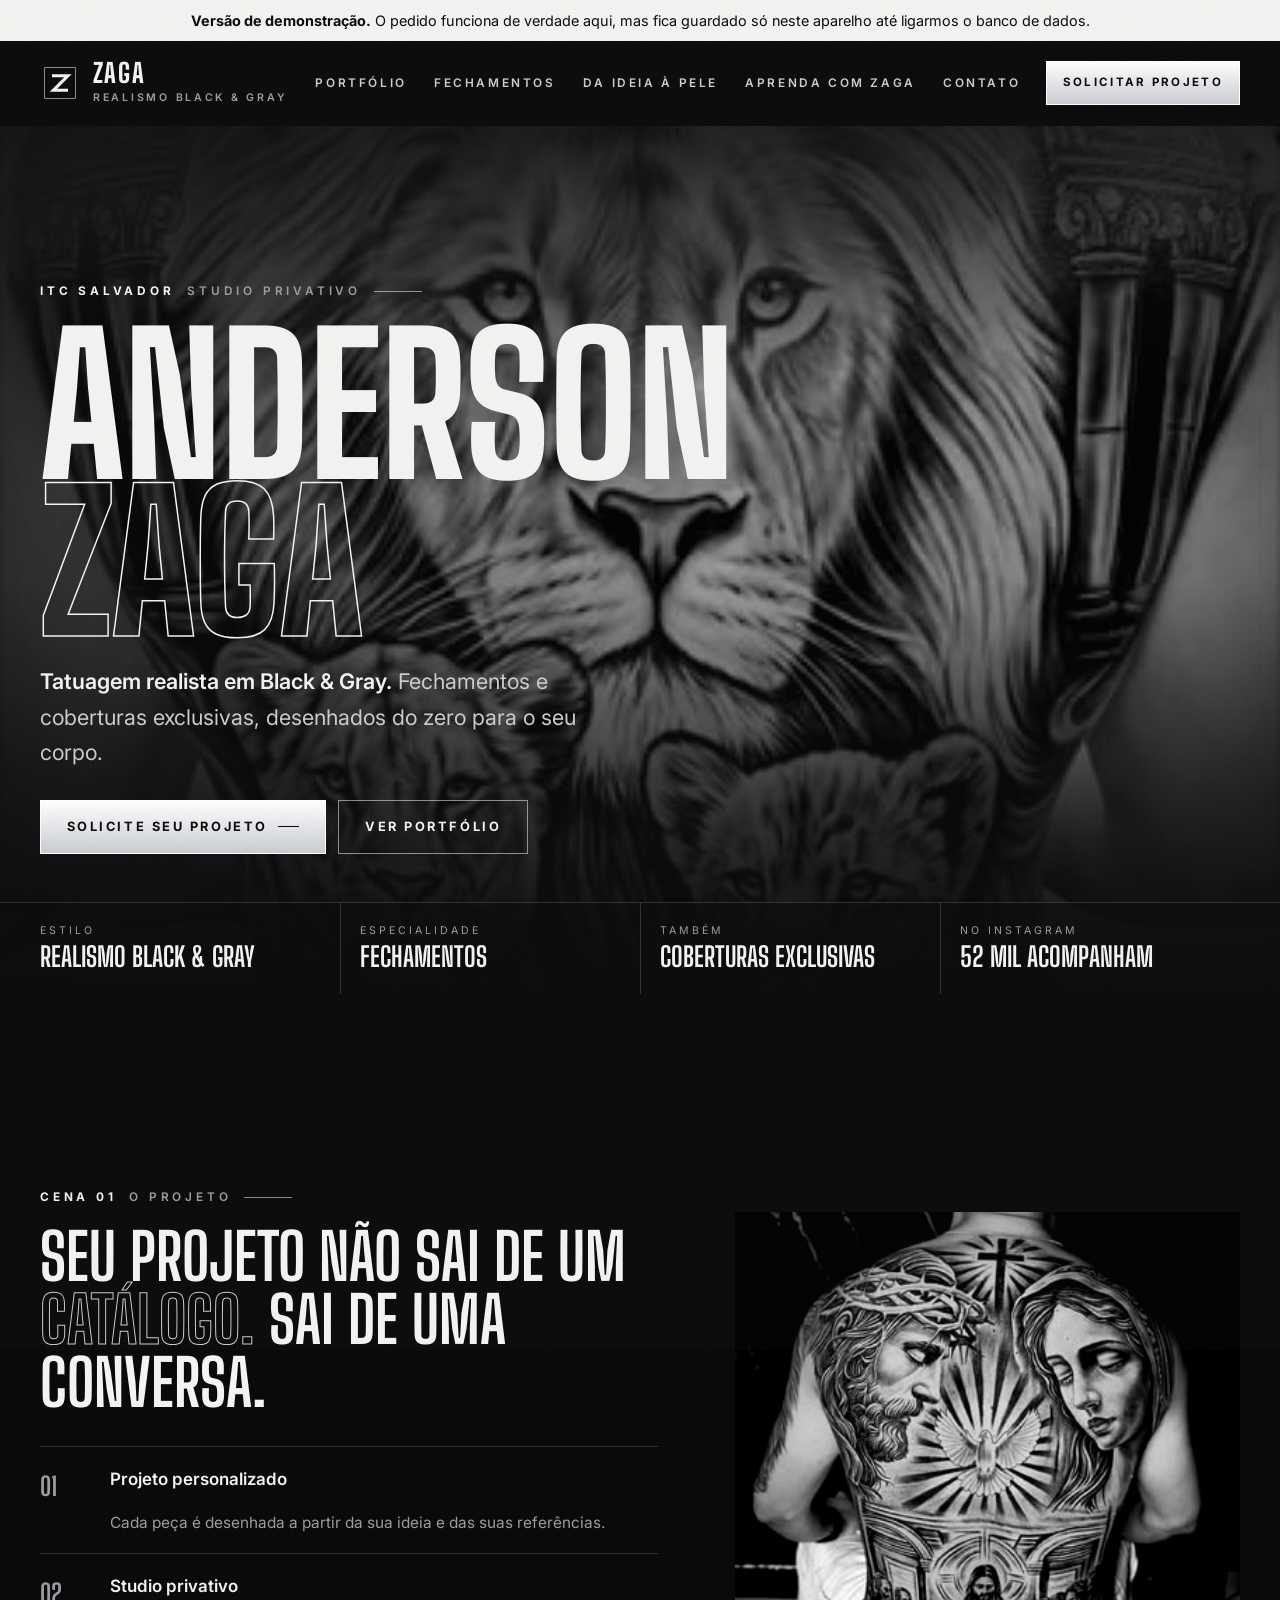
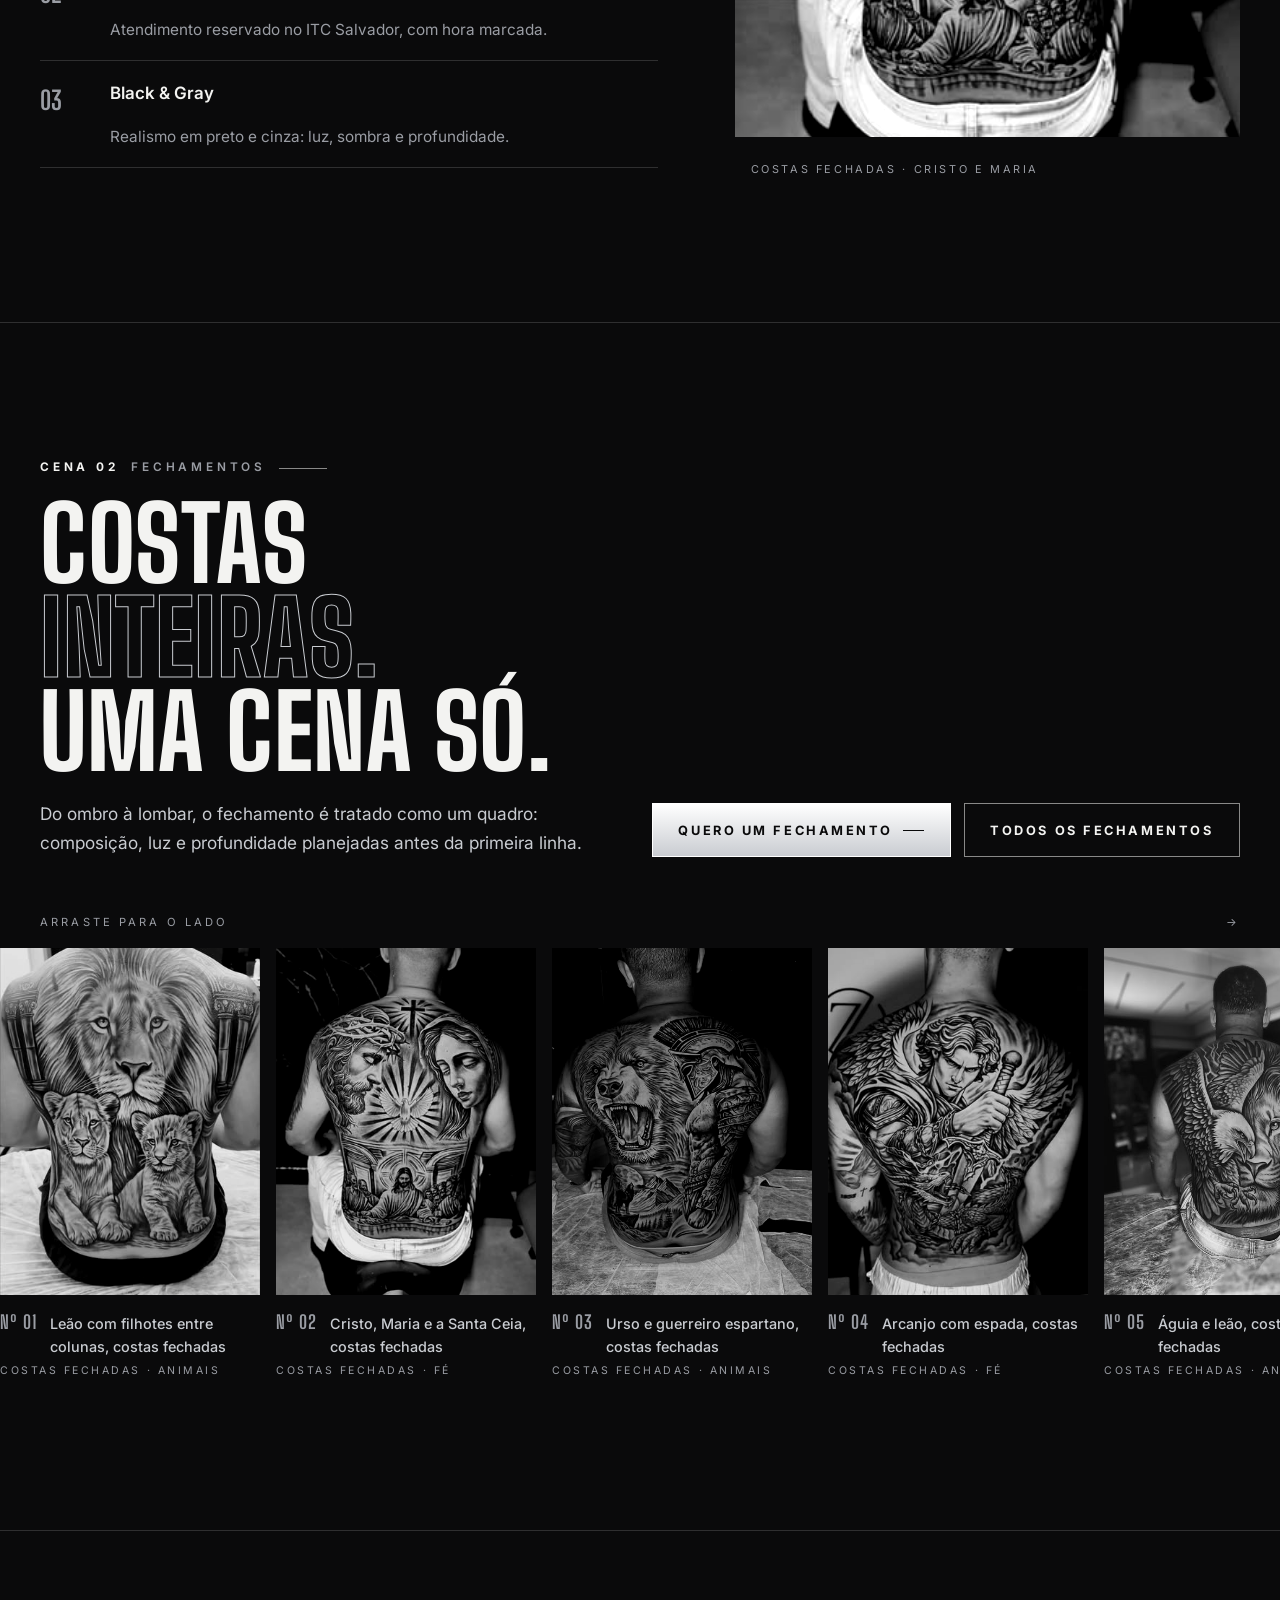
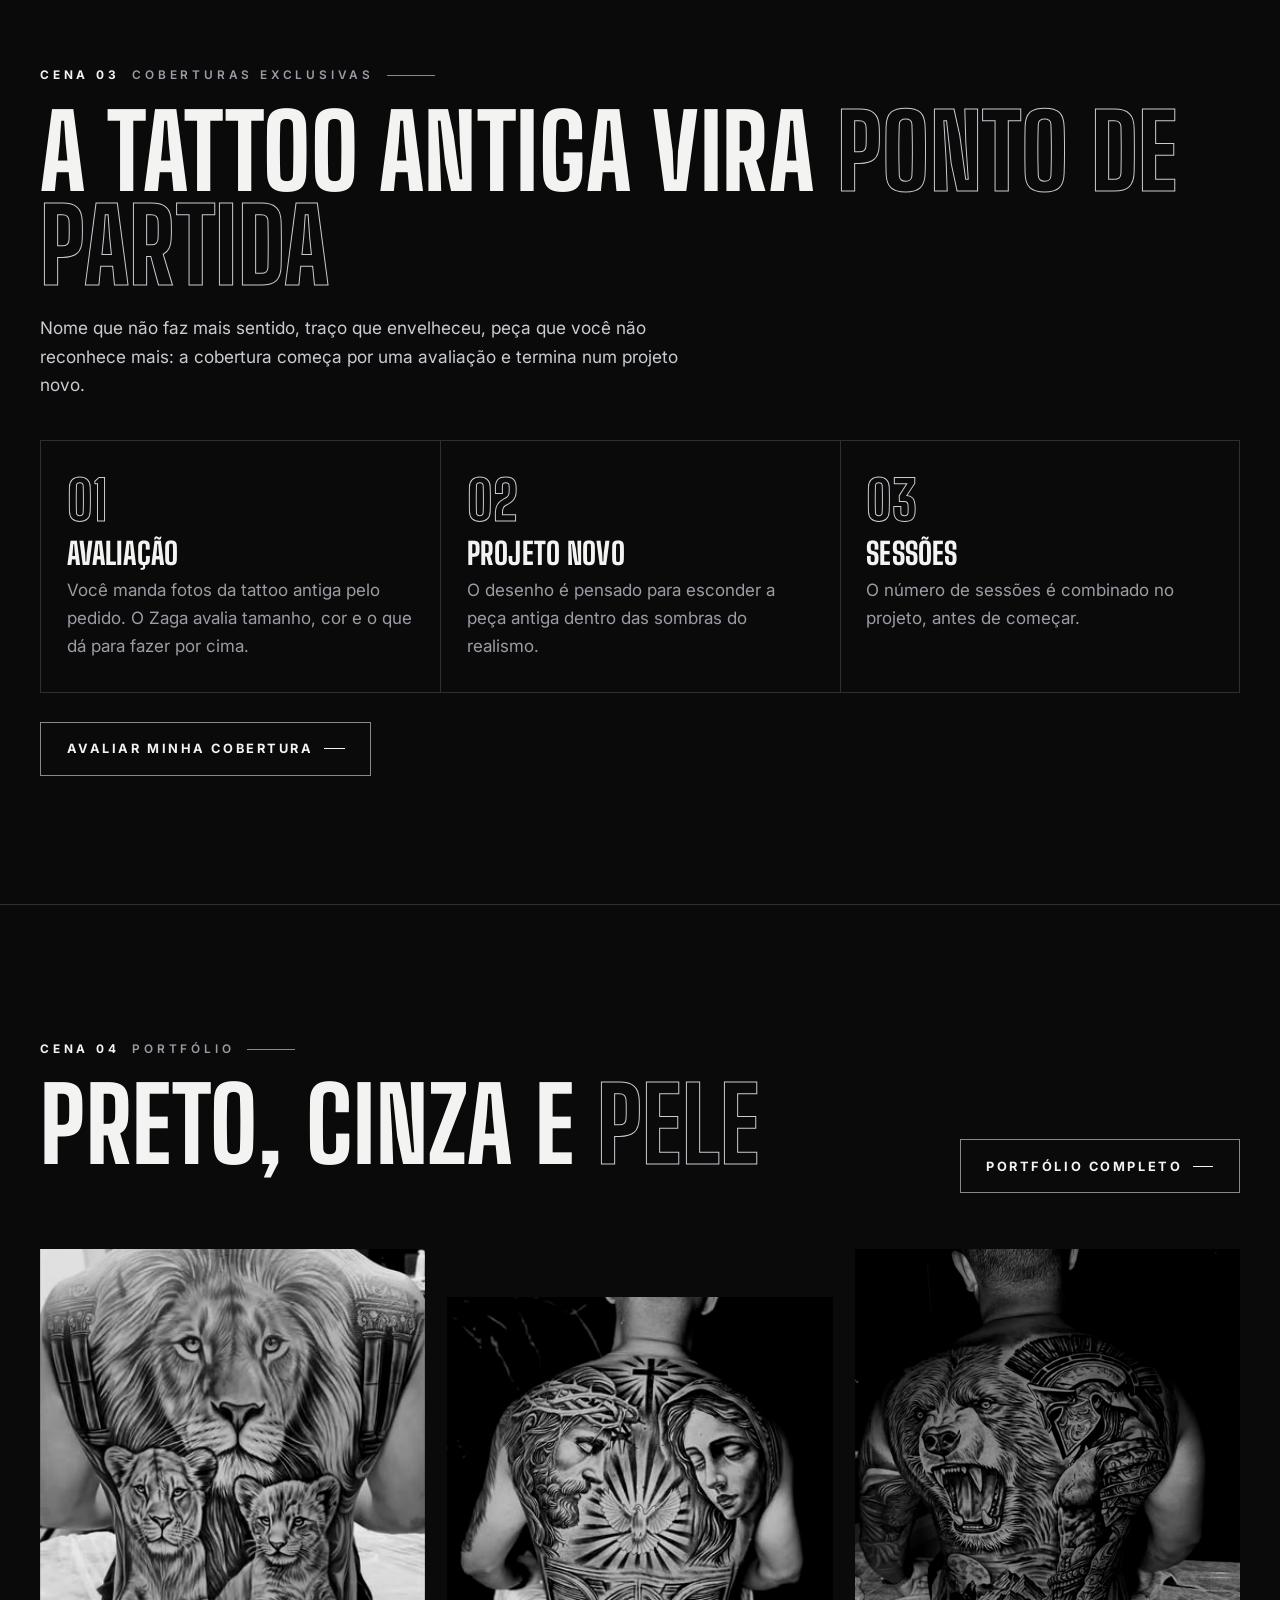
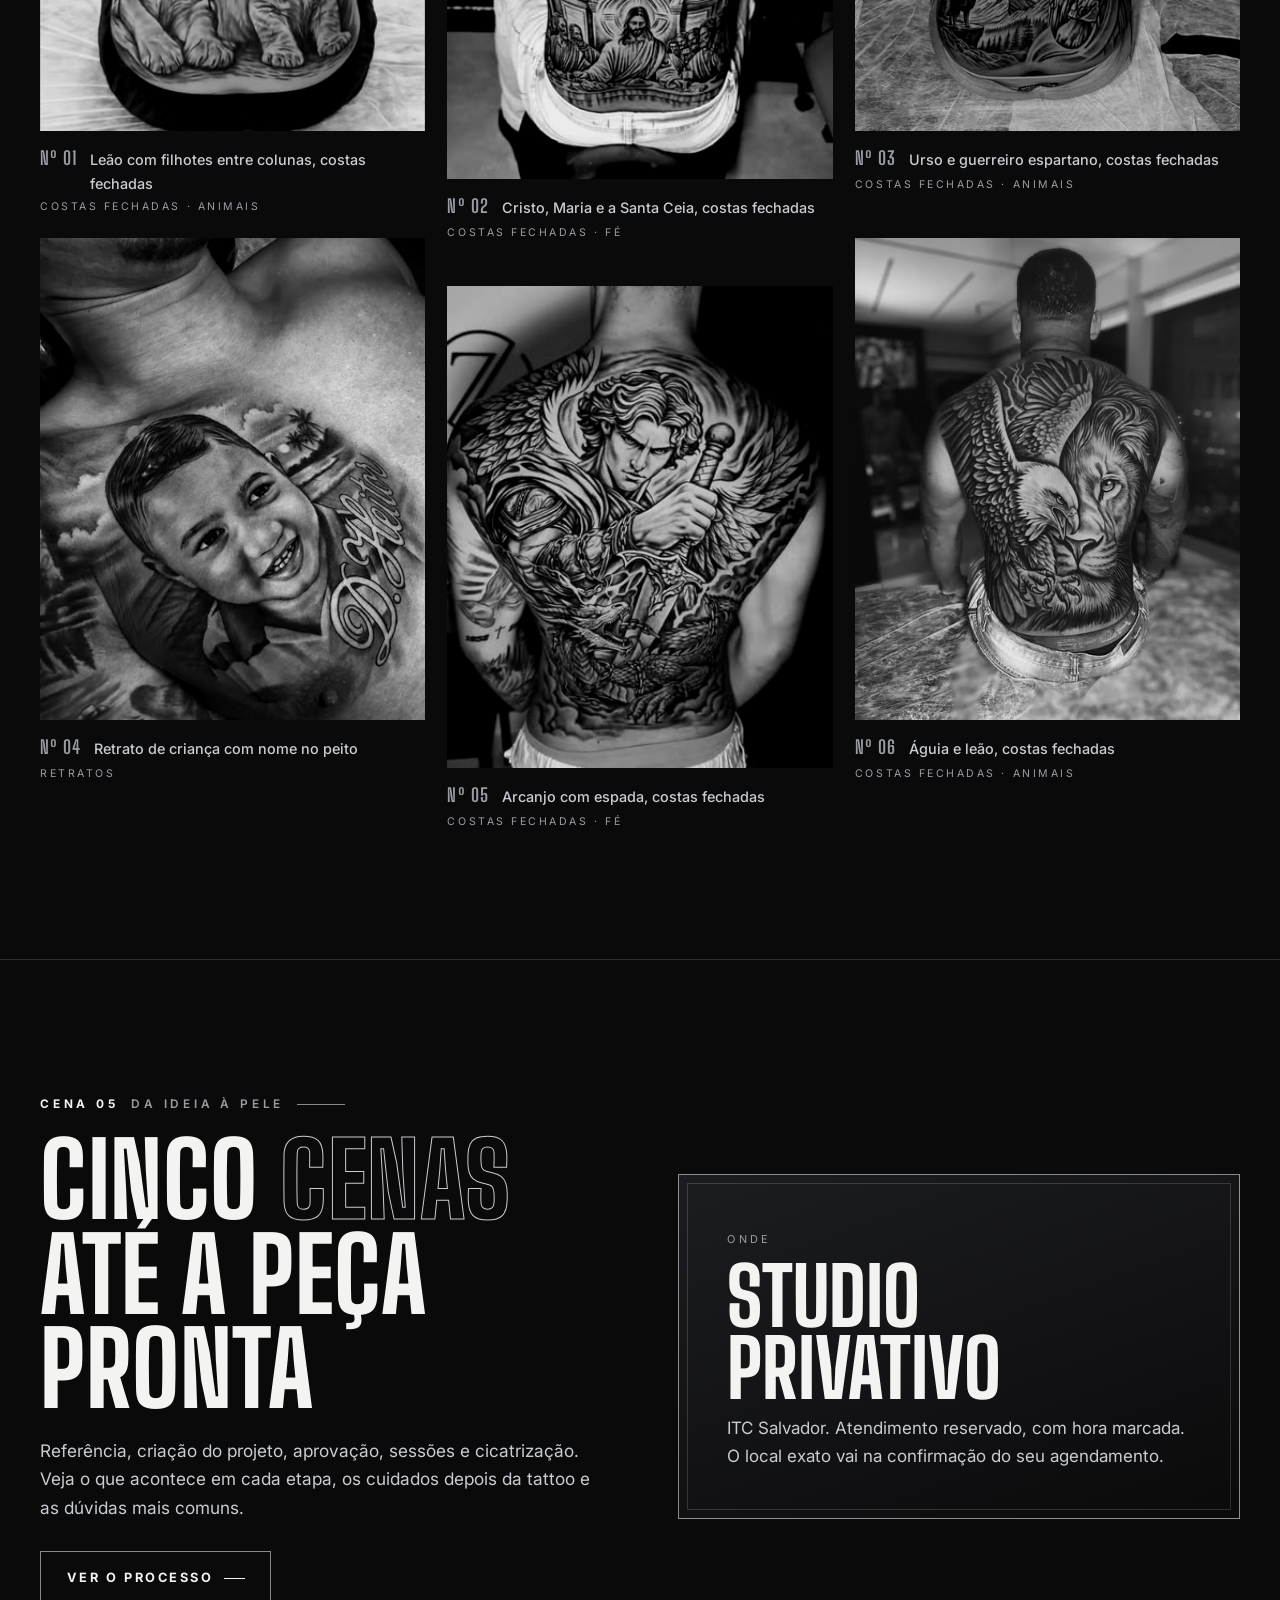
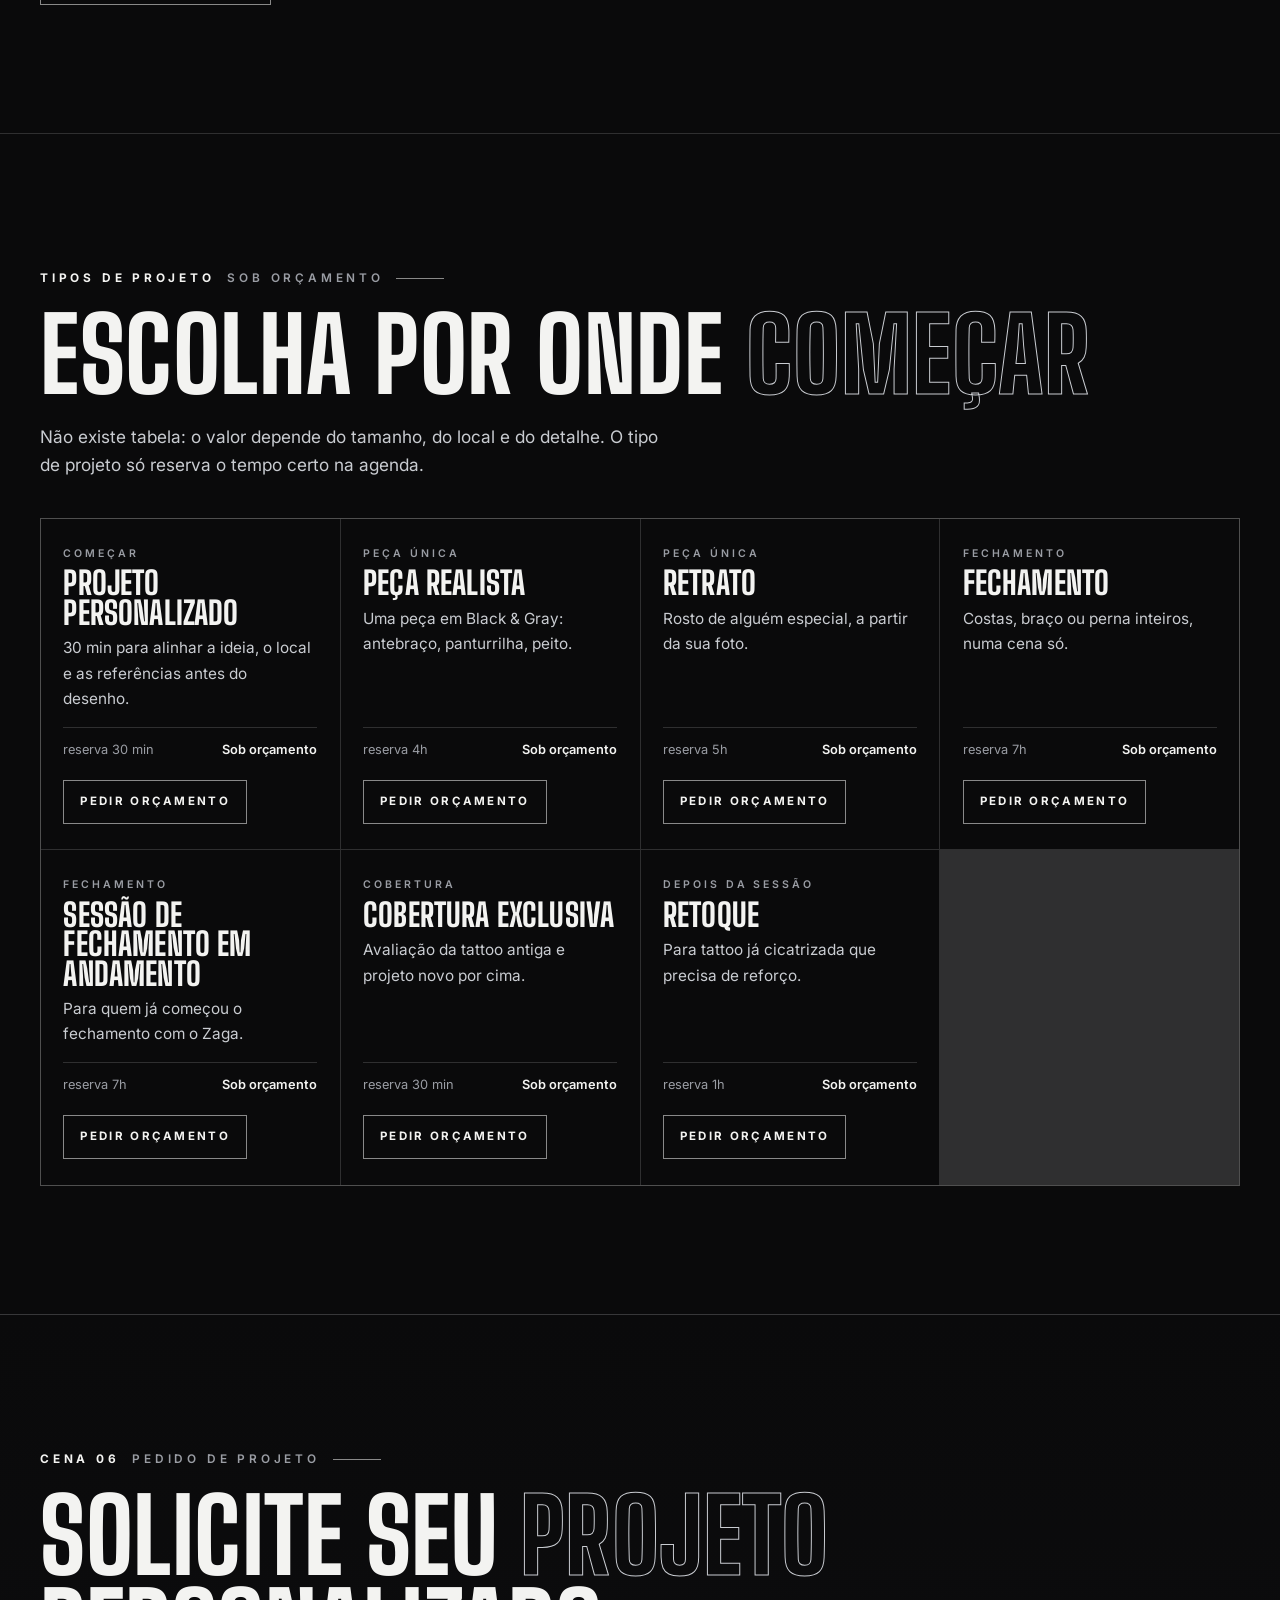
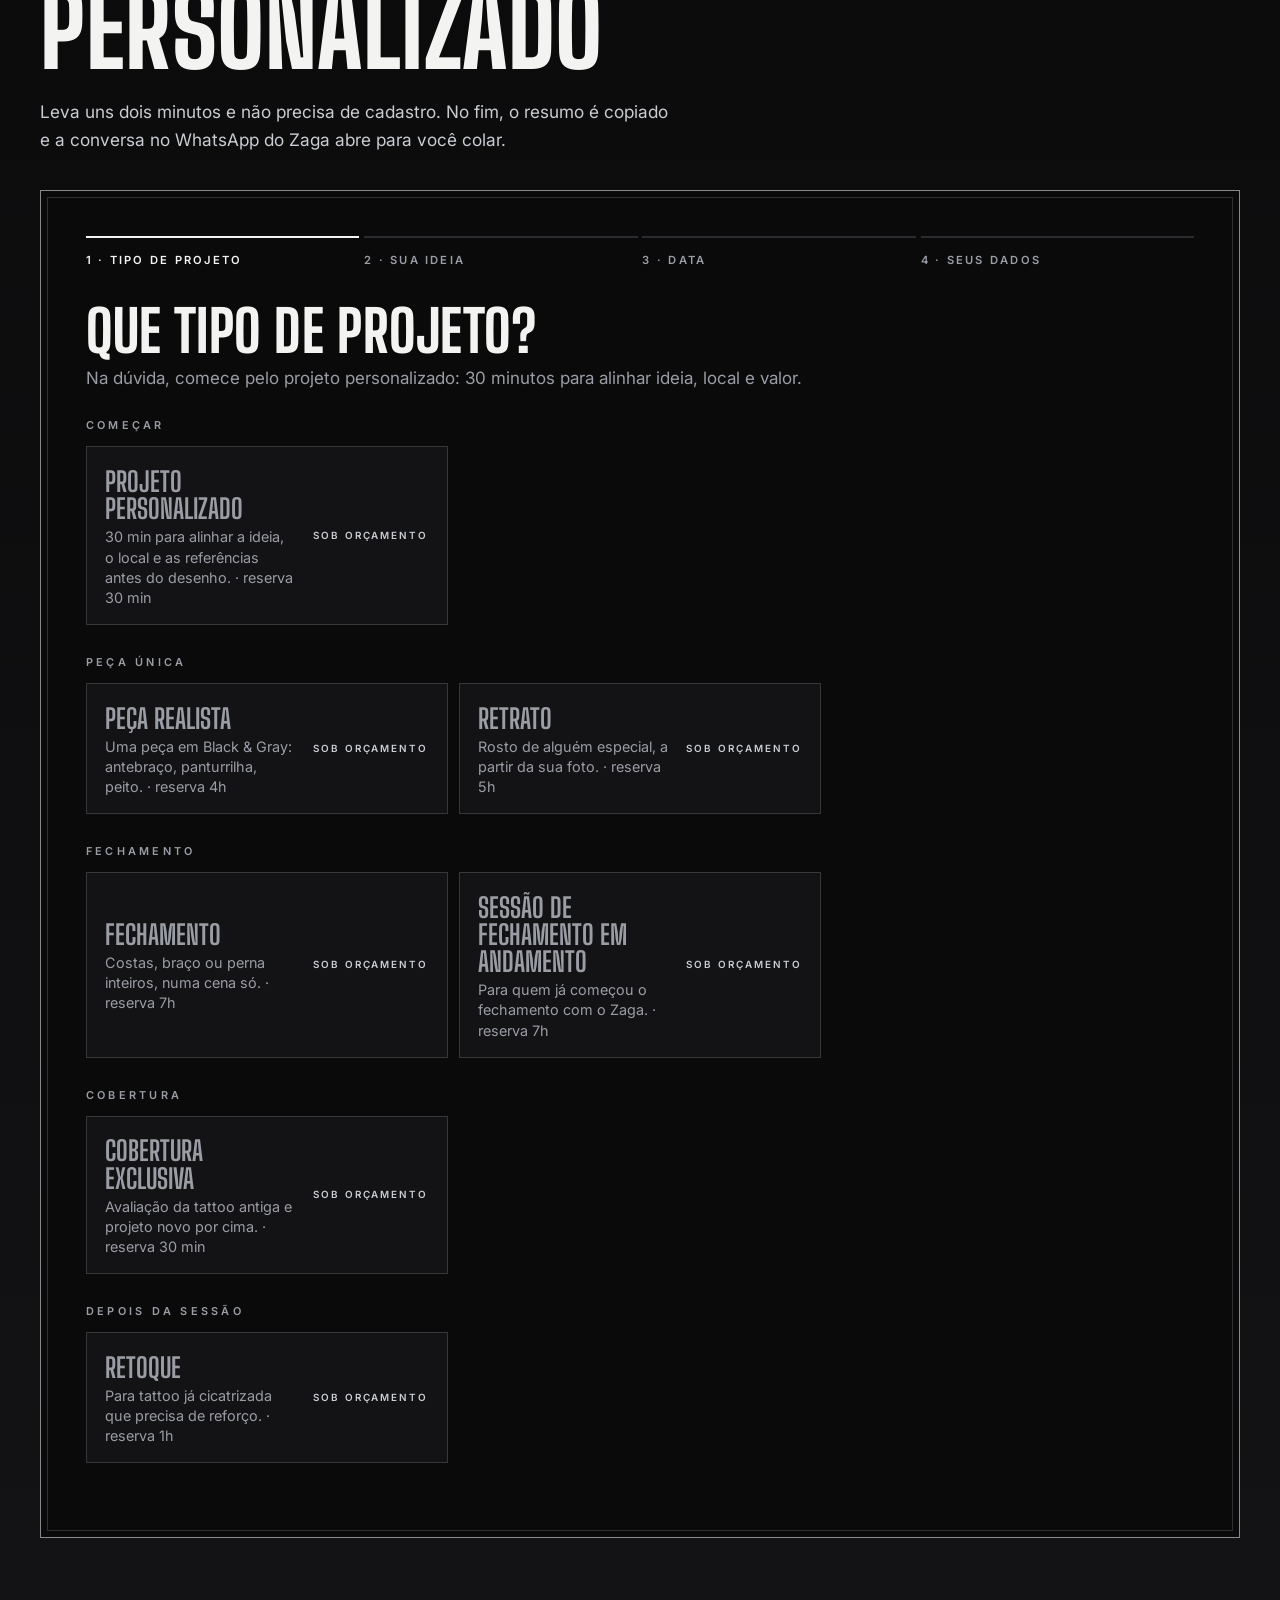
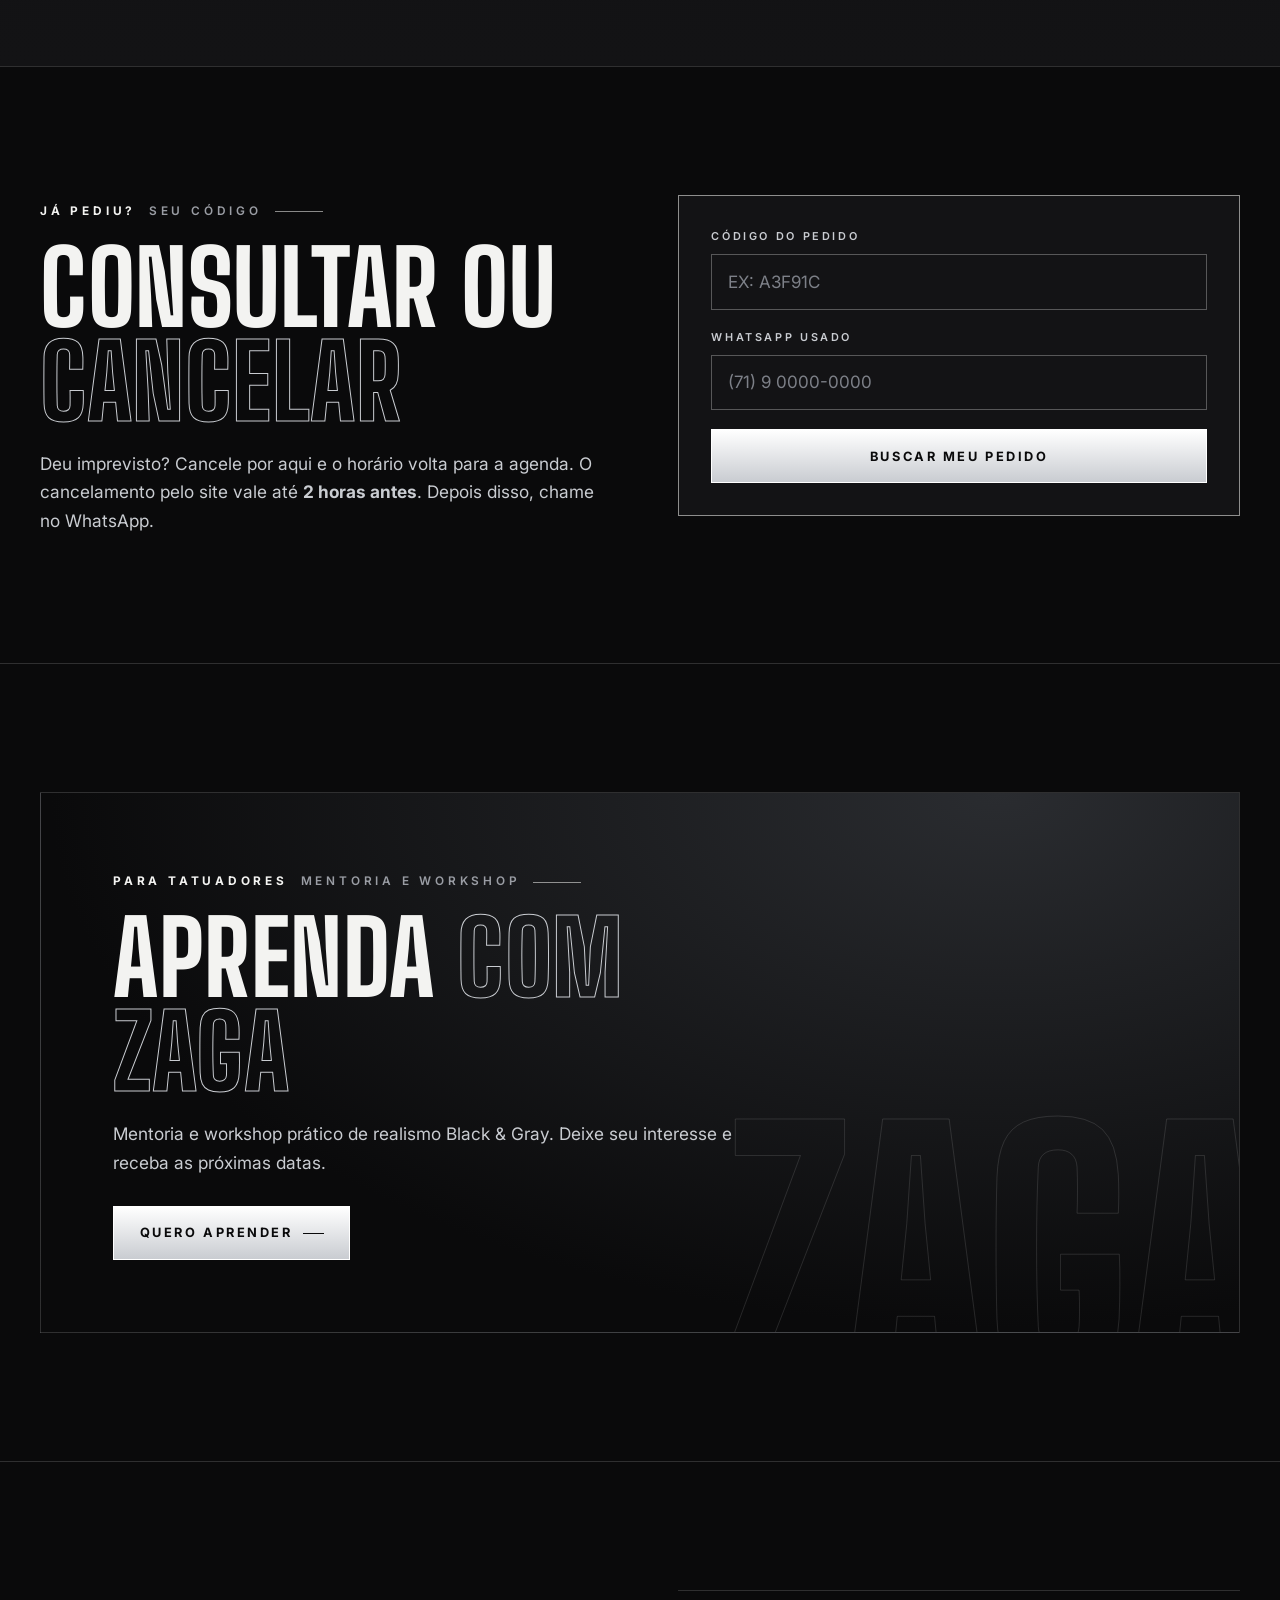
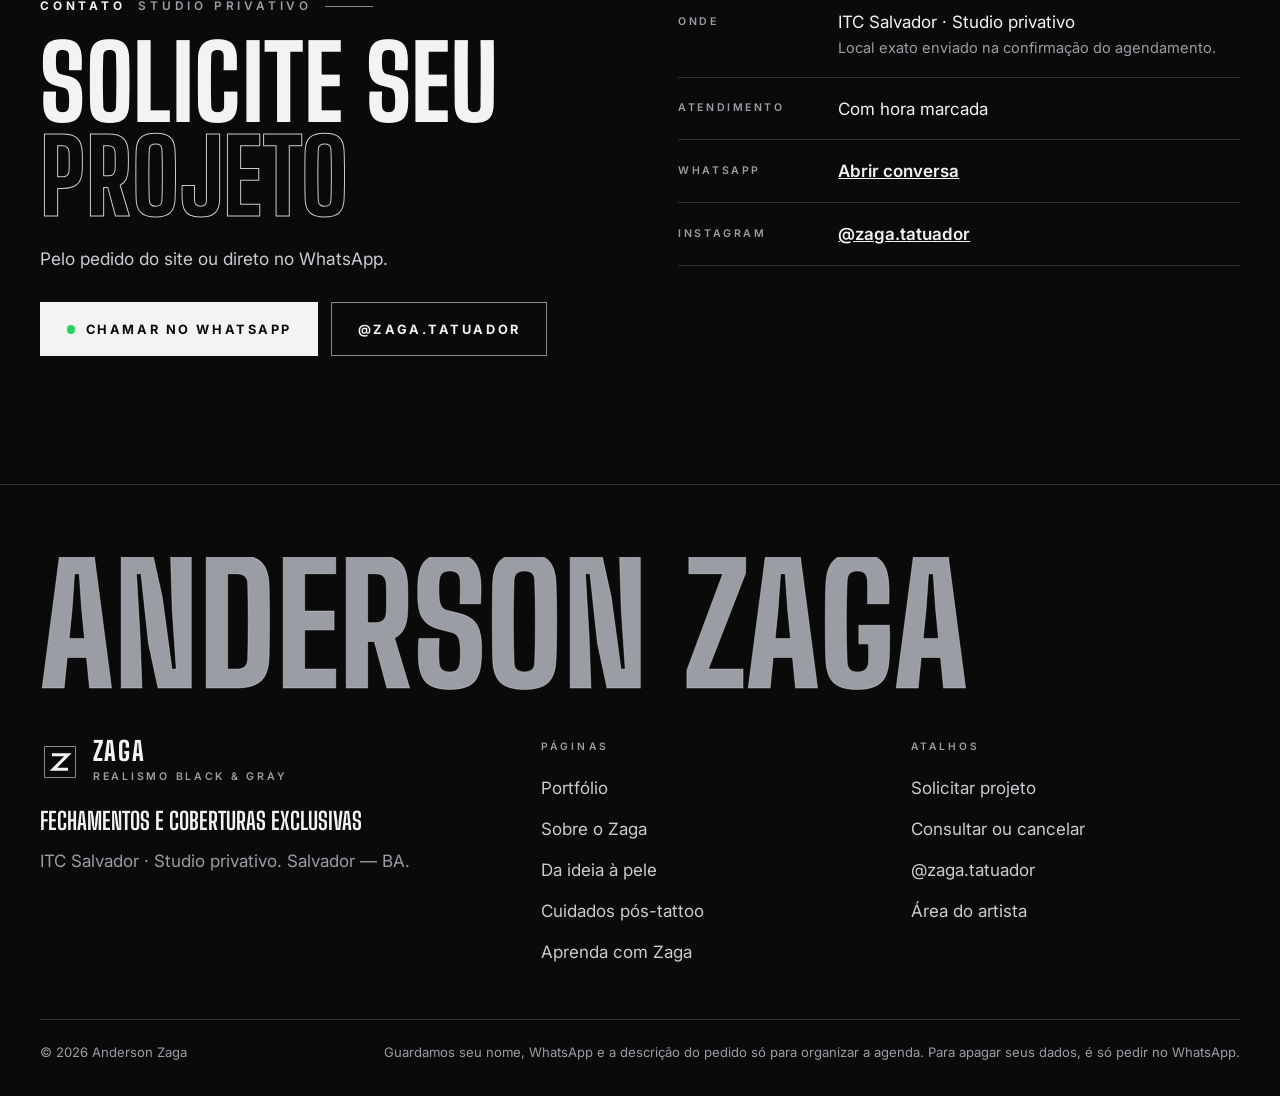
<file: index.html>
<!DOCTYPE html>
<html lang="pt-BR">
<head>
<meta charset="UTF-8">
<meta name="viewport" content="width=device-width, initial-scale=1.0">
<title>Anderson Zaga · Tatuagem realista Black &amp; Gray em Salvador</title>
<meta name="description" content="Anderson Zaga, tatuador de realismo Black &amp; Gray em Salvador. Fechamentos e coberturas exclusivas no studio privativo do ITC Salvador. Solicite seu projeto personalizado.">
<meta name="theme-color" content="#0A0A0B">
<link rel="icon" href="fotos/marca.svg" type="image/svg+xml">

<meta property="og:type" content="website">
<meta property="og:title" content="Anderson Zaga · Realismo Black &amp; Gray">
<meta property="og:description" content="Fechamentos e coberturas exclusivas. Studio privativo no ITC Salvador. Solicite seu projeto personalizado.">
<meta property="og:image" content="fotos/leao-filhotes-colunas-costas.jpg">
<meta property="og:locale" content="pt_BR">

<link rel="preconnect" href="https://fonts.googleapis.com">
<link rel="preconnect" href="https://fonts.gstatic.com" crossorigin>
<link href="https://fonts.googleapis.com/css2?family=Big+Shoulders+Display:wght@700;800&family=Inter:wght@400;500;600;700&display=swap" rel="stylesheet">
<link rel="stylesheet" href="assets/estilo.css?v=20261020132451">

<script type="application/ld+json">
{
  "@context":"https://schema.org",
  "@type":"TattooParlor",
  "name":"Anderson Zaga",
  "image":"fotos/leao-filhotes-colunas-costas.jpg",
  "address":{"@type":"PostalAddress","streetAddress":"ITC Salvador","addressLocality":"Salvador","addressRegion":"BA","addressCountry":"BR"},
  "sameAs":["https://www.instagram.com/zaga.tatuador/"]
}
</script>
</head>
<body>

<div id="faixa-demo" class="faixa-demo" hidden>
  <b>Versão de demonstração.</b> O pedido funciona de verdade aqui, mas fica guardado só neste aparelho até ligarmos o banco de dados.
</div>

<header class="topo">
  <div class="wrap topo-in">
    <a class="marca" href="index.html" aria-label="Anderson Zaga, início">
      <img src="fotos/marca.svg" alt="" width="40" height="40">
      <span><b>Zaga</b><small>Realismo Black &amp; Gray</small></span>
    </a>
    <nav class="menu" id="menu" aria-label="Páginas">
      <a href="portfolio.html">Portfólio</a>
      <a href="#fechamentos">Fechamentos</a>
      <a href="processo.html">Da ideia à pele</a>
      <a href="aprenda.html">Aprenda com Zaga</a>
      <a href="#contato">Contato</a>
    </nav>
    <a class="btn btn-prata mini" href="#agendar">Solicitar projeto</a>
    <button class="menu-btn" id="menu-btn" type="button" aria-label="Abrir menu" aria-expanded="false" aria-controls="menu"><span></span></button>
  </div>
</header>

<main>
<!-- ================= CAPA ================= -->
<section class="capa">
  <div class="capa-fundo"><img src="fotos/leao-filhotes-colunas-costas.jpg" alt="" width="360" height="640"></div>
  <div class="capa-in">
    <div class="wrap">
      <p class="cena"><b>ITC Salvador</b> Studio privativo</p>
      <h1><span>Anderson</span><span class="apagado">Zaga</span></h1>
      <p class="lead"><b>Tatuagem realista em Black &amp; Gray.</b> Fechamentos e coberturas exclusivas, desenhados do zero para o seu corpo.</p>
      <div class="acoes">
        <a class="btn btn-prata seta" href="#agendar">Solicite seu projeto</a>
        <a class="btn" href="portfolio.html">Ver portfólio</a>
      </div>
    </div>
    <div class="letterbox">
      <div class="wrap creditos-capa">
        <div><small>Estilo</small><b>Realismo Black &amp; Gray</b></div>
        <div><small>Especialidade</small><b>Fechamentos</b></div>
        <div><small>Também</small><b>Coberturas exclusivas</b></div>
        <div><small>No Instagram</small><b>52 mil acompanham</b></div>
      </div>
    </div>
  </div>
</section>

<!-- ================= MANIFESTO ================= -->
<section class="secao" id="sobre">
  <div class="wrap manifesto">
    <div data-revela>
      <p class="cena"><b>Cena 01</b> O projeto</p>
      <p class="grande">Seu projeto não sai de um <span class="apagado">catálogo.</span> Sai de uma conversa.</p>
      <ul class="lista-num">
        <li><i>01</i><b>Projeto personalizado</b><p>Cada peça é desenhada a partir da sua ideia e das suas referências.</p></li>
        <li><i>02</i><b>Studio privativo</b><p>Atendimento reservado no ITC Salvador, com hora marcada.</p></li>
        <li><i>03</i><b>Black &amp; Gray</b><p>Realismo em preto e cinza: luz, sombra e profundidade.</p></li>
      </ul>
    </div>
    <figure class="manifesto-foto" data-revela>
      <img src="fotos/cristo-maria-costas.jpg" alt="Costas fechadas com Cristo, Maria e a Santa Ceia" width="360" height="640" loading="lazy">
      <figcaption>Costas fechadas · Cristo e Maria</figcaption>
    </figure>
  </div>
</section>

<!-- ================= FECHAMENTOS ================= -->
<section class="secao" id="fechamentos" style="padding-left:0;padding-right:0">
  <div class="wrap">
    <div class="secao-cab">
      <div>
        <p class="cena"><b>Cena 02</b> Fechamentos</p>
        <h2>Costas <span class="apagado">inteiras.</span><br>Uma cena só.</h2>
        <p class="sub">Do ombro à lombar, o fechamento é tratado como um quadro: composição, luz e profundidade planejadas antes da primeira linha.</p>
      </div>
      <div class="acoes">
        <a class="btn btn-prata seta" href="?tipo=fechamento#agendar">Quero um fechamento</a>
        <a class="btn" href="portfolio.html?cat=fechamentos">Todos os fechamentos</a>
      </div>
    </div>
    <p class="rolo-dica"><span>Arraste para o lado</span><span>→</span></p>
  </div>
  <div class="rolo" data-mural data-cat="fechamentos" data-numerada></div>
</section>

<!-- ================= COBERTURAS ================= -->
<section class="secao" id="coberturas">
  <div class="wrap">
    <p class="cena"><b>Cena 03</b> Coberturas exclusivas</p>
    <h2>A tattoo antiga vira <span class="apagado">ponto de partida</span></h2>
    <p class="sub">Nome que não faz mais sentido, traço que envelheceu, peça que você não reconhece mais: a cobertura começa por uma avaliação e termina num projeto novo.</p>
    <div class="cobertura" data-revela>
      <div><i>01</i><h3>Avaliação</h3><p>Você manda fotos da tattoo antiga pelo pedido. O Zaga avalia tamanho, cor e o que dá para fazer por cima.</p></div>
      <div><i>02</i><h3>Projeto novo</h3><p>O desenho é pensado para esconder a peça antiga dentro das sombras do realismo.</p></div>
      <div><i>03</i><h3>Sessões</h3><p>O número de sessões é combinado no projeto, antes de começar.</p></div>
    </div>
    <div class="acoes"><a class="btn seta" href="?tipo=cobertura#agendar">Avaliar minha cobertura</a></div>
  </div>
</section>

<!-- ================= PORTFÓLIO ================= -->
<section class="secao" id="portfolio">
  <div class="wrap">
    <div class="secao-cab">
      <div>
        <p class="cena"><b>Cena 04</b> Portfólio</p>
        <h2>Preto, cinza e <span class="apagado">pele</span></h2>
      </div>
      <a class="btn seta" href="portfolio.html">Portfólio completo</a>
    </div>
    <div class="mural" data-mural data-max="6" data-numerada data-revela></div>
  </div>
</section>

<!-- ================= PROCESSO ================= -->
<section class="secao" id="processo">
  <div class="wrap studio">
    <div data-revela>
      <p class="cena"><b>Cena 05</b> Da ideia à pele</p>
      <h2>Cinco <span class="apagado">cenas</span> até a peça pronta</h2>
      <p class="sub">Referência, criação do projeto, aprovação, sessões e cicatrização. Veja o que acontece em cada etapa, os cuidados depois da tattoo e as dúvidas mais comuns.</p>
      <div class="acoes"><a class="btn seta" href="processo.html">Ver o processo</a></div>
    </div>
    <div class="studio-placa" data-revela>
      <small>Onde</small>
      <b>Studio privativo</b>
      <p>ITC Salvador. Atendimento reservado, com hora marcada. O local exato vai na confirmação do seu agendamento.</p>
    </div>
  </div>
</section>

<!-- ================= TIPOS ================= -->
<section class="secao" id="tipos-projeto">
  <div class="wrap">
    <p class="cena"><b>Tipos de projeto</b> Sob orçamento</p>
    <h2>Escolha por onde <span class="apagado">começar</span></h2>
    <p class="sub" style="margin-bottom:2.4rem">Não existe tabela: o valor depende do tamanho, do local e do detalhe. O tipo de projeto só reserva o tempo certo na agenda.</p>
    <div class="tipos" id="tipos"><div class="carregando">Carregando…</div></div>
  </div>
</section>

<!-- ================= PEDIDO ================= -->
<section class="secao agendar" id="agendar">
  <div class="wrap">
    <p class="cena"><b>Cena 06</b> Pedido de projeto</p>
    <h2>Solicite seu <span class="apagado">projeto</span> personalizado</h2>
    <p class="sub">Leva uns dois minutos e não precisa de cadastro. No fim, o resumo é copiado e a conversa no WhatsApp do Zaga abre para você colar.</p>

    <div class="painel" id="agendar-app">

      <div class="passos" id="passos">
        <div class="passo" data-estado="atual">1 · Com quem</div>
        <div class="passo" data-estado="aberto">2 · Tipo de projeto</div>
        <div class="passo" data-estado="aberto">3 · Sua ideia</div>
        <div class="passo" data-estado="aberto">4 · Data</div>
        <div class="passo" data-estado="aberto">5 · Seus dados</div>
      </div>

      <div class="escolhas" id="escolhas" hidden></div>

      <!-- 1: some sozinho com um artista só -->
      <div class="etapa" data-etapa="1" data-ativa>
        <h3>Com quem?</h3>
        <div class="lista-barbeiros" id="lista-barbeiros"></div>
      </div>

      <!-- 2 -->
      <div class="etapa" data-etapa="2">
        <h3>Que tipo de projeto?</h3>
        <p class="dica">Na dúvida, comece pelo projeto personalizado: 30 minutos para alinhar ideia, local e valor.</p>
        <div id="lista-servicos"></div>
        <div class="acoes"><button class="voltar" type="button" data-voltar="1">← Voltar</button></div>
      </div>

      <!-- 3 -->
      <div class="etapa" data-etapa="3">
        <h3>Sua ideia</h3>
        <p class="dica">Quanto mais detalhe, mais certeiro vem o orçamento.</p>

        <div class="projeto" id="projeto">
          <div class="campos">
            <div id="pj-estilo-box">
              <span class="rotulo-campo">Estilo</span>
              <div class="chips" id="pj-estilo" role="group" aria-label="Estilo"></div>
            </div>
            <div class="campos-2">
              <div class="campo">
                <label for="pj-local">Local do corpo</label>
                <select id="pj-local">
                  <option value="">Escolha</option>
                  <option>Antebraço</option><option>Braço</option><option>Braço inteiro (fechamento)</option><option>Ombro</option>
                  <option>Mão / dedos</option><option>Costas</option><option>Costas inteiras (fechamento)</option><option>Costela</option>
                  <option>Peito</option><option>Barriga</option><option>Quadril</option><option>Coxa</option>
                  <option>Perna / panturrilha</option><option>Perna inteira (fechamento)</option><option>Pé / tornozelo</option>
                  <option>Pescoço / nuca</option><option>Outro</option>
                </select>
              </div>
              <div class="campo">
                <label for="pj-tamanho">Tamanho aproximado</label>
                <select id="pj-tamanho">
                  <option value="">Não sei ainda</option>
                  <option>Até 5 cm</option><option>5 a 10 cm</option><option>10 a 20 cm</option>
                  <option>Mais de 20 cm</option><option>Fechamento (braço, perna ou costas)</option>
                </select>
              </div>
            </div>
            <div class="campo">
              <label for="pj-ideia">Sua ideia</label>
              <textarea id="pj-ideia" maxlength="600" placeholder="Ex: fechar as costas com leão e filhotes, ou cobrir um nome antigo no ombro"></textarea>
            </div>
            <div class="campos-2">
              <div>
                <span class="rotulo-campo">É sua primeira tattoo?</span>
                <div class="chips" data-grupo="primeira" data-rotulo="Primeira tattoo"><button type="button" class="chip" aria-pressed="false">Sim</button><button type="button" class="chip" aria-pressed="false">Não</button></div>
              </div>
              <div>
                <span class="rotulo-campo">Já tem tattoo nessa região?</span>
                <div class="chips" data-grupo="regiao" data-rotulo="Tattoo antiga na região"><button type="button" class="chip" aria-pressed="false">Sim</button><button type="button" class="chip" aria-pressed="false">Não</button></div>
              </div>
            </div>
          </div>
        </div>

        <div id="msg-projeto"></div>
        <div class="acoes">
          <button class="btn btn-prata seta" id="pj-continuar" type="button">Escolher a data</button>
          <button class="voltar" type="button" data-voltar="2">← Trocar o tipo de projeto</button>
        </div>
      </div>

      <!-- 4 -->
      <div class="etapa" data-etapa="4">
        <h3>Escolha a data</h3>
        <p class="dica">O horário marca o começo do atendimento. A confirmação final vem pelo WhatsApp.</p>
        <div class="fita" id="fita-dias"></div>
        <p class="titulo-dia" id="titulo-dia"></p>
        <div id="caixa-horas"></div>
        <div class="acoes"><button class="voltar" type="button" data-voltar="3">← Voltar</button></div>
      </div>

      <!-- 5 -->
      <div class="etapa" data-etapa="5">
        <h3>Quase lá</h3>
        <p class="dica">Só falta saber com quem o Zaga vai falar.</p>
        <div class="resumo" id="resumo"></div>
        <form id="form-cliente" novalidate>
          <div class="campos">
            <div class="campo">
              <label for="cli-nome">Seu nome</label>
              <input id="cli-nome" name="nome" type="text" autocomplete="name" placeholder="Como te chamam" required>
            </div>
            <div class="campo">
              <label for="cli-tel">WhatsApp</label>
              <input id="cli-tel" name="tel" type="tel" inputmode="numeric" autocomplete="tel" placeholder="(71) 9 0000-0000" required>
              <p class="ajuda">Para o Zaga falar com você sobre o pedido. Não vai para lista de propaganda.</p>
            </div>
            <div class="campo">
              <label for="cli-obs"><span id="cli-obs-rot">Algo mais</span> <small>(opcional)</small></label>
              <textarea id="cli-obs" name="obs" maxlength="240" placeholder="Algo mais que o Zaga precisa saber"></textarea>
            </div>
          </div>
          <div id="msg-form"></div>
          <div class="acoes">
            <button class="btn btn-prata" id="btn-confirmar" type="submit">Enviar pedido</button>
            <button class="voltar" type="button" data-voltar="4">← Trocar a data</button>
          </div>
        </form>
      </div>

      <!-- 6 -->
      <div class="etapa" data-etapa="6">
        <div class="sucesso">
          <div class="selo-ok" aria-hidden="true">
            <svg width="30" height="30" viewBox="0 0 24 24" fill="none" stroke="currentColor" stroke-width="1.6" stroke-linecap="round" stroke-linejoin="round"><path d="M20 6 9 17l-5-5"/></svg>
          </div>
          <h3>Pedido enviado</h3>
          <p class="com">com <span id="ok-barbeiro"></span></p>
          <p class="dica" id="ok-linha" style="margin:.4rem 0 1rem"></p>
          <p class="rotulo-codigo">Seu código</p>
          <div class="codigo" id="ok-codigo"></div>
          <p class="expl">
            O horário fica reservado. Agora mande o resumo no WhatsApp: o valor é combinado antes da sessão.
            Com esse código você consulta ou cancela até 2 horas antes.
          </p>
          <div class="acoes">
            <a class="btn btn-zap" id="ok-zap" target="_blank" rel="noopener">Mandar resumo</a>
            <button class="btn" id="ok-copiar" type="button">Copiar resumo</button>
            <a class="btn" id="ok-ics">Salvar no calendário</a>
            <button class="btn" id="btn-novo" type="button">Fazer outro pedido</button>
          </div>
          <p class="copiado" id="ok-copiado" aria-live="polite"></p>
        </div>
      </div>

    </div>
  </div>
</section>

<!-- ================= MEU PEDIDO ================= -->
<section class="secao" id="meu-horario">
  <div class="wrap dupla">
    <div>
      <p class="cena"><b>Já pediu?</b> Seu código</p>
      <h2>Consultar ou <span class="apagado">cancelar</span></h2>
      <p class="sub">
        Deu imprevisto? Cancele por aqui e o horário volta para a agenda.
        O cancelamento pelo site vale até <b>2 horas antes</b>. Depois disso, chame no WhatsApp.
      </p>
    </div>
    <div class="cartao">
      <form id="form-consulta">
        <div class="campos">
          <div class="campo">
            <label for="con-codigo">Código do pedido</label>
            <input id="con-codigo" type="text" placeholder="Ex: A3F91C" style="text-transform:uppercase" required>
          </div>
          <div class="campo">
            <label for="con-tel">WhatsApp usado</label>
            <input id="con-tel" type="tel" inputmode="numeric" placeholder="(71) 9 0000-0000" required>
          </div>
          <button class="btn btn-prata btn-bloco" type="submit">Buscar meu pedido</button>
        </div>
      </form>
      <div id="saida-consulta"></div>
    </div>
  </div>
</section>



<!-- ================= APRENDA ================= -->
<section class="secao" id="aprenda">
  <div class="wrap">
    <div class="aprenda-cta" data-revela>
      <span class="marca-agua" aria-hidden="true">Zaga</span>
      <p class="cena"><b>Para tatuadores</b> Mentoria e workshop</p>
      <h2>Aprenda <span class="apagado">com Zaga</span></h2>
      <p class="sub">Mentoria e workshop prático de realismo Black &amp; Gray. Deixe seu interesse e receba as próximas datas.</p>
      <div class="acoes"><a class="btn btn-prata seta" href="aprenda.html">Quero aprender</a></div>
    </div>
  </div>
</section>

<!-- ================= CONTATO ================= -->
<section class="secao" id="contato">
  <div class="wrap dupla">
    <div>
      <p class="cena"><b>Contato</b> Studio privativo</p>
      <h2>Solicite seu <span class="apagado">projeto</span></h2>
      <p class="sub">Pelo pedido do site ou direto no WhatsApp.</p>
      <div class="acoes">
        <a class="btn btn-zap" data-zap href="#">Chamar no WhatsApp</a>
        <a class="btn" href="https://www.instagram.com/zaga.tatuador/" target="_blank" rel="noopener">@zaga.tatuador</a>
      </div>
    </div>
    <div>
      <div class="info-item"><b class="rot">Onde</b><span>ITC Salvador · Studio privativo<small>Local exato enviado na confirmação do agendamento.</small></span></div>
      <div class="info-item"><b class="rot">Atendimento</b><span>Com hora marcada</span></div>
      <div class="info-item"><b class="rot">WhatsApp</b><a data-zap href="#">Abrir conversa</a></div>
      <div class="info-item"><b class="rot">Instagram</b><a href="https://www.instagram.com/zaga.tatuador/" target="_blank" rel="noopener">@zaga.tatuador</a></div>
    </div>
  </div>
</section>
</main>

<footer class="rodape">
  <div class="wrap">
    <p class="rodape-nome" aria-hidden="true">Anderson Zaga</p>
    <div class="rodape-in">
      <div style="max-width:24rem">
        <a class="marca" href="index.html">
          <img src="fotos/marca.svg" alt="" width="40" height="40">
          <span><b>Zaga</b><small>Realismo Black &amp; Gray</small></span>
        </a>
        <p class="rodape-assina">Fechamentos e coberturas exclusivas</p>
        <p>ITC Salvador · Studio privativo. Salvador — BA.</p>
      </div>
      <div>
        <b class="rodape-titulo">Páginas</b>
        <ul class="rodape-links">
          <li><a href="portfolio.html">Portfólio</a></li>
          <li><a href="portfolio.html#sobre">Sobre o Zaga</a></li>
          <li><a href="processo.html">Da ideia à pele</a></li>
          <li><a href="processo.html#cuidados">Cuidados pós-tattoo</a></li>
          <li><a href="aprenda.html">Aprenda com Zaga</a></li>
        </ul>
      </div>
      <div>
        <b class="rodape-titulo">Atalhos</b>
        <ul class="rodape-links">
          <li><a href="#agendar">Solicitar projeto</a></li>
          <li><a href="#meu-horario">Consultar ou cancelar</a></li>
          <li><a href="https://www.instagram.com/zaga.tatuador/" target="_blank" rel="noopener">@zaga.tatuador</a></li>
          <li><a href="admin.html">Área do artista</a></li>
        </ul>
      </div>
    </div>
    <div class="creditos">
      <span>© <span id="ano"></span> Anderson Zaga</span>
      <span>Guardamos seu nome, WhatsApp e a descrição do pedido só para organizar a agenda. Para apagar seus dados, é só pedir no WhatsApp.</span>
    </div>
  </div>
</footer>

<a class="flutua some" href="#agendar">Solicitar projeto</a>

<script src="assets/config.js?v=20261020132451"></script>
<script src="assets/demo.js?v=20261020132451"></script>
<script src="assets/site.js?v=20261020132451"></script>
<script src="assets/tattoo.js?v=20261020132451"></script>
<script src="assets/agenda.js?v=20261020132451"></script>
</body>
</html>
</file>
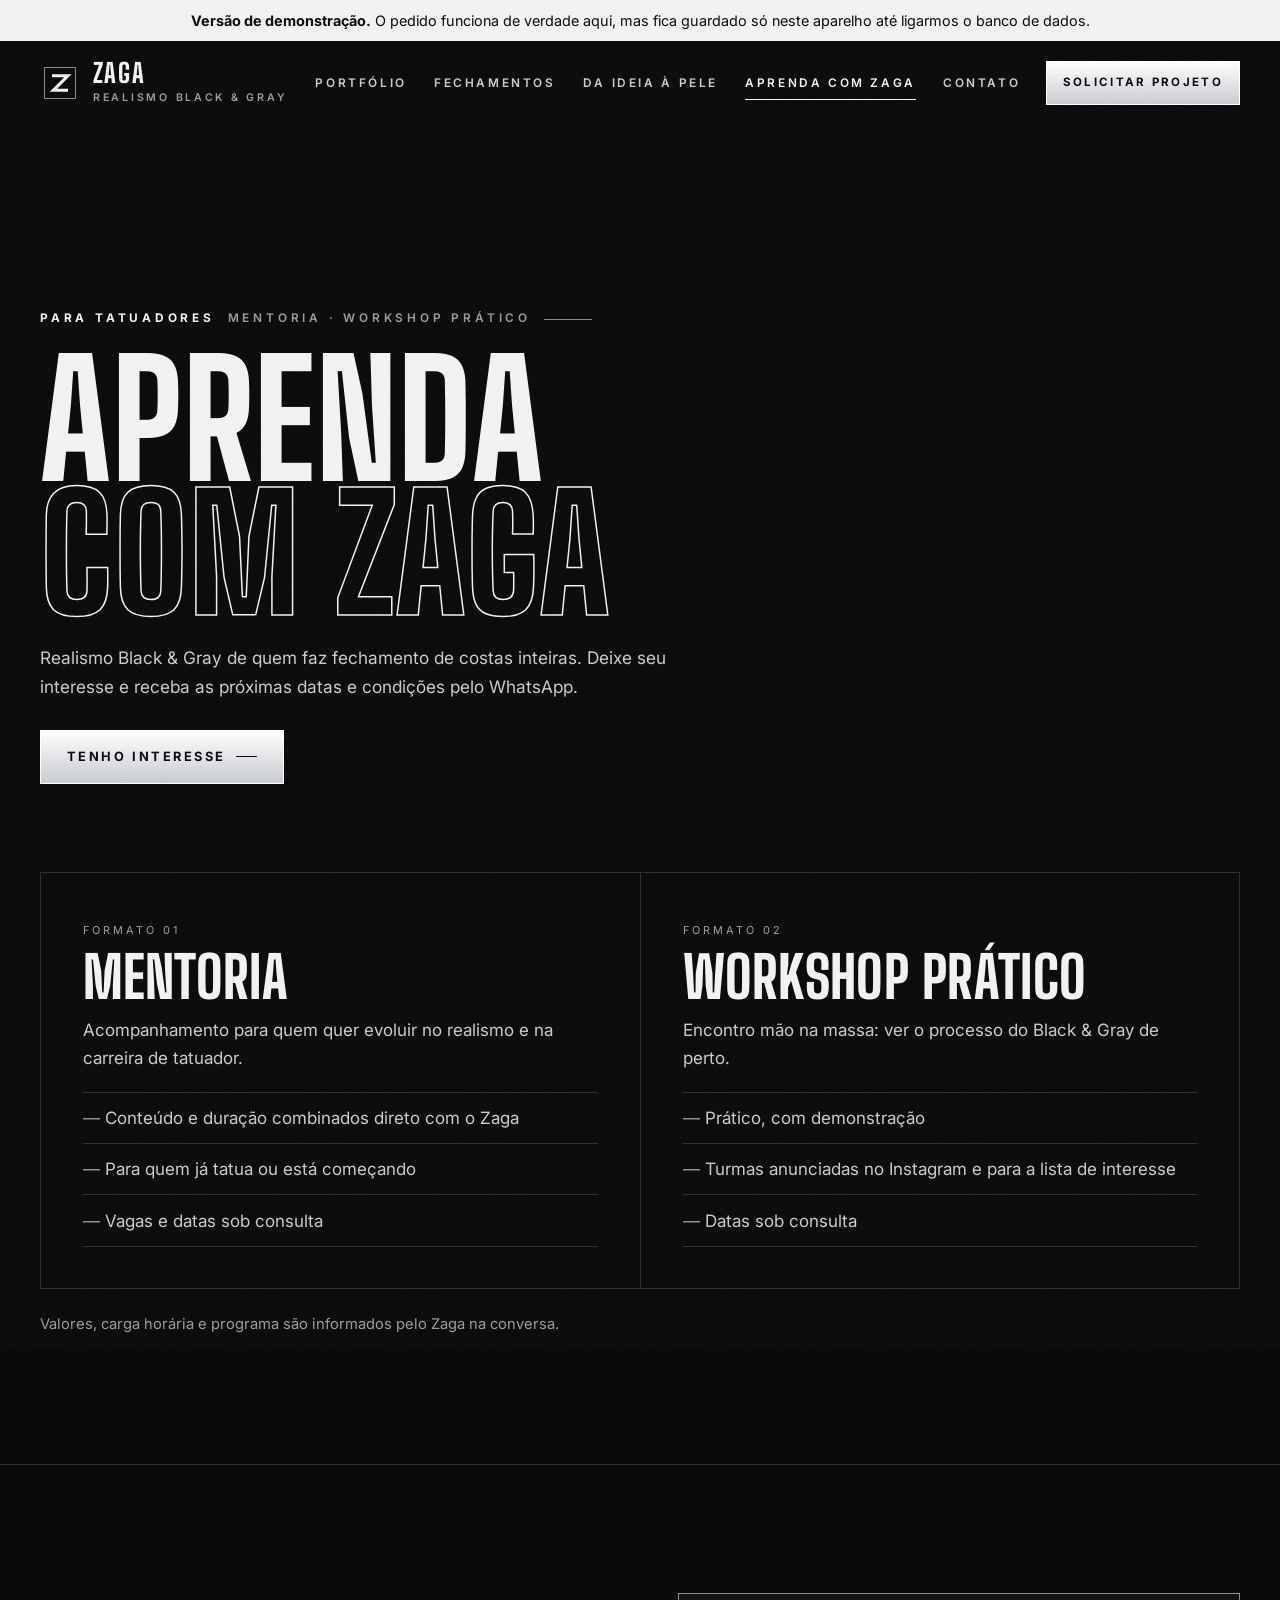
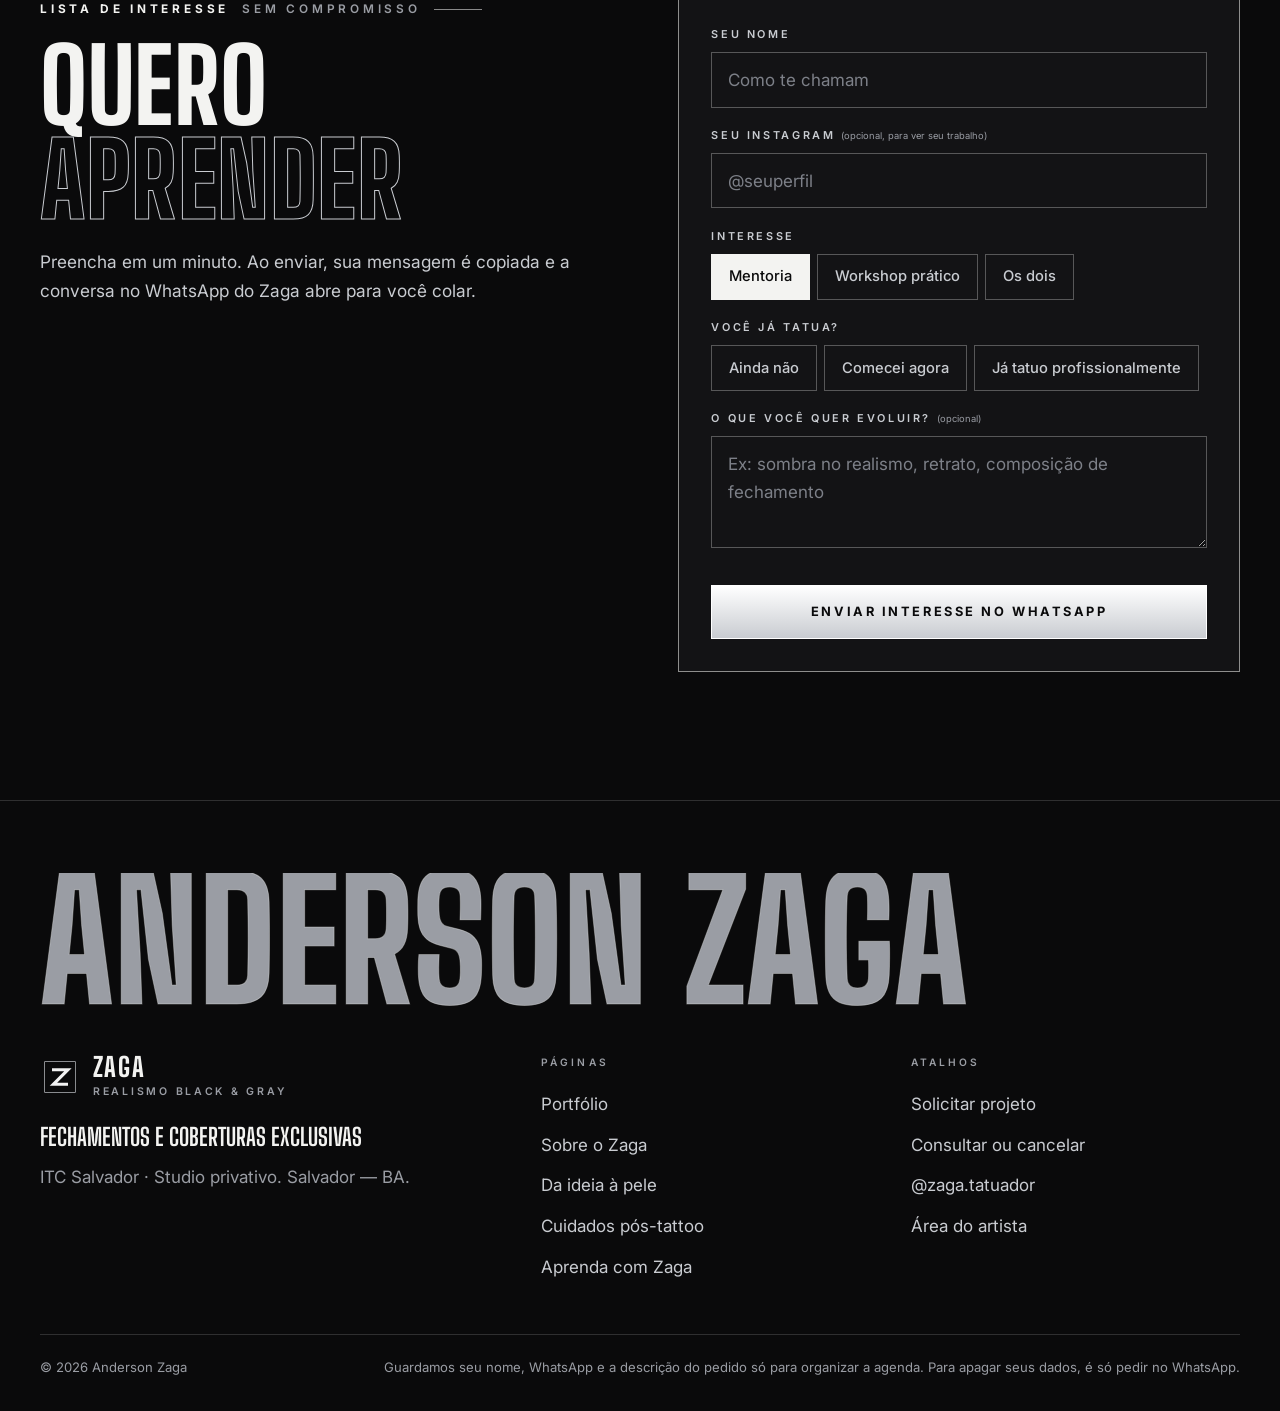
<file: aprenda.html>
<!DOCTYPE html>
<html lang="pt-BR">
<head>
<meta charset="UTF-8">
<meta name="viewport" content="width=device-width, initial-scale=1.0">
<title>Aprenda com Zaga · Mentoria e workshop</title>
<meta name="description" content="Mentoria e workshop prático de realismo Black &amp; Gray com Anderson Zaga, em Salvador. Deixe seu interesse.">
<meta name="theme-color" content="#0A0A0B">
<link rel="icon" href="fotos/marca.svg" type="image/svg+xml">

<meta property="og:type" content="website">
<meta property="og:title" content="Anderson Zaga · Realismo Black &amp; Gray">
<meta property="og:description" content="Fechamentos e coberturas exclusivas. Studio privativo no ITC Salvador. Solicite seu projeto personalizado.">
<meta property="og:image" content="fotos/leao-filhotes-colunas-costas.jpg">
<meta property="og:locale" content="pt_BR">

<link rel="preconnect" href="https://fonts.googleapis.com">
<link rel="preconnect" href="https://fonts.gstatic.com" crossorigin>
<link href="https://fonts.googleapis.com/css2?family=Big+Shoulders+Display:wght@700;800&family=Inter:wght@400;500;600;700&display=swap" rel="stylesheet">
<link rel="stylesheet" href="assets/estilo.css?v=20261020132451">

</head>
<body>

<div id="faixa-demo" class="faixa-demo" hidden>
  <b>Versão de demonstração.</b> O pedido funciona de verdade aqui, mas fica guardado só neste aparelho até ligarmos o banco de dados.
</div>

<header class="topo">
  <div class="wrap topo-in">
    <a class="marca" href="index.html" aria-label="Anderson Zaga, início">
      <img src="fotos/marca.svg" alt="" width="40" height="40">
      <span><b>Zaga</b><small>Realismo Black &amp; Gray</small></span>
    </a>
    <nav class="menu" id="menu" aria-label="Páginas">
      <a href="portfolio.html">Portfólio</a>
      <a href="index.html#fechamentos">Fechamentos</a>
      <a href="processo.html">Da ideia à pele</a>
      <a href="aprenda.html" aria-current="page">Aprenda com Zaga</a>
      <a href="index.html#contato">Contato</a>
    </nav>
    <a class="btn btn-prata mini" href="index.html#agendar">Solicitar projeto</a>
    <button class="menu-btn" id="menu-btn" type="button" aria-label="Abrir menu" aria-expanded="false" aria-controls="menu"><span></span></button>
  </div>
</header>

<main>
<section class="pg-capa">
  <div class="pg-capa-fundo"><img src="fotos/aguia-leao-costas.jpg" alt="" width="480" height="640"></div>
  <div class="wrap">
    <p class="cena"><b>Para tatuadores</b> Mentoria · Workshop prático</p>
    <h1>Aprenda<br><span class="apagado">com Zaga</span></h1>
    <p class="sub">Realismo Black &amp; Gray de quem faz fechamento de costas inteiras. Deixe seu interesse e receba as próximas datas e condições pelo WhatsApp.</p>
    <div class="acoes"><a class="btn btn-prata seta" href="#interesse">Tenho interesse</a></div>
  </div>
</section>

<section class="secao" style="padding-top:2rem">
  <div class="wrap">
    <div class="formatos" data-revela>
      <article class="formato">
        <small>Formato 01</small>
        <h3>Mentoria</h3>
        <p>Acompanhamento para quem quer evoluir no realismo e na carreira de tatuador.</p>
        <ul>
          <li>Conteúdo e duração combinados direto com o Zaga</li>
          <li>Para quem já tatua ou está começando</li>
          <li>Vagas e datas sob consulta</li>
        </ul>
      </article>
      <article class="formato">
        <small>Formato 02</small>
        <h3>Workshop prático</h3>
        <p>Encontro mão na massa: ver o processo do Black &amp; Gray de perto.</p>
        <ul>
          <li>Prático, com demonstração</li>
          <li>Turmas anunciadas no Instagram e para a lista de interesse</li>
          <li>Datas sob consulta</li>
        </ul>
      </article>
    </div>
    <p class="nota">Valores, carga horária e programa são informados pelo Zaga na conversa.</p>
  </div>
</section>

<section class="secao" id="interesse">
  <div class="wrap dupla">
    <div>
      <p class="cena"><b>Lista de interesse</b> Sem compromisso</p>
      <h2>Quero <span class="apagado">aprender</span></h2>
      <p class="sub">Preencha em um minuto. Ao enviar, sua mensagem é copiada e a conversa no WhatsApp do Zaga abre para você colar.</p>
    </div>
    <div class="cartao">
      <form id="form-interesse" novalidate>
        <div class="campos">
          <div class="campo">
            <label for="int-nome">Seu nome</label>
            <input id="int-nome" type="text" autocomplete="name" placeholder="Como te chamam" required>
          </div>
          <div class="campo">
            <label for="int-insta">Seu Instagram <small>(opcional, para ver seu trabalho)</small></label>
            <input id="int-insta" type="text" placeholder="@seuperfil">
          </div>
          <div>
            <span class="rotulo-campo">Interesse</span>
            <div class="chips" id="int-formato" role="group" aria-label="Interesse"><button type="button" class="chip" aria-pressed="true">Mentoria</button><button type="button" class="chip" aria-pressed="false">Workshop prático</button><button type="button" class="chip" aria-pressed="false">Os dois</button></div>
          </div>
          <div>
            <span class="rotulo-campo">Você já tatua?</span>
            <div class="chips" id="int-nivel" role="group" aria-label="Você já tatua?"><button type="button" class="chip" aria-pressed="false">Ainda não</button><button type="button" class="chip" aria-pressed="false">Comecei agora</button><button type="button" class="chip" aria-pressed="false">Já tatuo profissionalmente</button></div>
          </div>
          <div class="campo">
            <label for="int-objetivo">O que você quer evoluir? <small>(opcional)</small></label>
            <textarea id="int-objetivo" maxlength="300" placeholder="Ex: sombra no realismo, retrato, composição de fechamento"></textarea>
          </div>
        </div>
        <div id="int-msg" aria-live="polite"></div>
        <div class="acoes">
          <button class="btn btn-prata btn-bloco" type="submit">Enviar interesse no WhatsApp</button>
        </div>
      </form>
    </div>
  </div>
</section>

<script>
(function () {
  'use strict';
  function $(s) { return document.querySelector(s); }
  ['#int-formato', '#int-nivel'].forEach(function (s) {
    $(s).addEventListener('click', function (ev) {
      var c = ev.target.closest('.chip'); if (!c) return;
      Array.prototype.forEach.call(this.querySelectorAll('.chip'), function (x) { x.setAttribute('aria-pressed', x === c ? 'true' : 'false'); });
      this.classList.remove('falta');
    });
  });
  function escolhido(s) { var c = $(s + ' .chip[aria-pressed="true"]'); return c ? c.textContent : ''; }
  function aviso(cls, txt) { var m = $('#int-msg'); m.innerHTML = ''; var d = document.createElement('div'); d.className = 'aviso ' + cls; d.textContent = txt; m.appendChild(d); }
  $('#form-interesse').addEventListener('submit', function (ev) {
    ev.preventDefault();
    var CFG = window.TV || {};
    var nome = $('#int-nome').value.trim(), nivel = escolhido('#int-nivel');
    $('#int-nome').classList.toggle('falta', !nome);
    $('#int-nivel').classList.toggle('falta', !nivel);
    if (!nome || !nivel) return aviso('aviso-erro', 'Falta ' + [!nome ? 'o seu nome' : '', !nivel ? 'dizer se você já tatua' : ''].filter(Boolean).join(' e ') + '.');
    var insta = $('#int-insta').value.trim(), obj = $('#int-objetivo').value.trim();
    var txt = 'Oi, Zaga! Vim pelo site e tenho interesse em aprender com você.\n\n' +
      '*Interesse:* ' + escolhido('#int-formato') + '\n' +
      '*Nome:* ' + nome + '\n' +
      '*Já tatuo?* ' + nivel + (insta ? '\n*Instagram:* ' + insta : '') + (obj ? '\n*Quero evoluir em:* ' + obj : '');
    var link = CFG.whatsapp ? 'https://wa.me/' + CFG.whatsapp + '?text=' + encodeURIComponent(txt) : CFG.zapLink;
    var abre = function () { if (link) window.open(link, '_blank', 'noopener'); };
    // copia já (ainda dentro do clique) e abre a conversa em seguida, sem esperar: evita bloqueio de pop-up
    if (!CFG.whatsapp && navigator.clipboard && navigator.clipboard.writeText) {
      navigator.clipboard.writeText(txt).then(function () {
        aviso('aviso-ok', 'Mensagem copiada. Cole na conversa do WhatsApp que abriu.');
      }, function () { aviso('aviso-ok', 'Copie e cole no WhatsApp: ' + txt); });
    } else aviso('aviso-ok', CFG.whatsapp ? 'Abrindo o WhatsApp com a sua mensagem.' : 'Copie e cole no WhatsApp: ' + txt);
    abre();
  });
})();
</script>

</main>

<footer class="rodape">
  <div class="wrap">
    <p class="rodape-nome" aria-hidden="true">Anderson Zaga</p>
    <div class="rodape-in">
      <div style="max-width:24rem">
        <a class="marca" href="index.html">
          <img src="fotos/marca.svg" alt="" width="40" height="40">
          <span><b>Zaga</b><small>Realismo Black &amp; Gray</small></span>
        </a>
        <p class="rodape-assina">Fechamentos e coberturas exclusivas</p>
        <p>ITC Salvador · Studio privativo. Salvador — BA.</p>
      </div>
      <div>
        <b class="rodape-titulo">Páginas</b>
        <ul class="rodape-links">
          <li><a href="portfolio.html">Portfólio</a></li>
          <li><a href="portfolio.html#sobre">Sobre o Zaga</a></li>
          <li><a href="processo.html">Da ideia à pele</a></li>
          <li><a href="processo.html#cuidados">Cuidados pós-tattoo</a></li>
          <li><a href="aprenda.html">Aprenda com Zaga</a></li>
        </ul>
      </div>
      <div>
        <b class="rodape-titulo">Atalhos</b>
        <ul class="rodape-links">
          <li><a href="index.html#agendar">Solicitar projeto</a></li>
          <li><a href="index.html#meu-horario">Consultar ou cancelar</a></li>
          <li><a href="https://www.instagram.com/zaga.tatuador/" target="_blank" rel="noopener">@zaga.tatuador</a></li>
          <li><a href="admin.html">Área do artista</a></li>
        </ul>
      </div>
    </div>
    <div class="creditos">
      <span>© <span id="ano"></span> Anderson Zaga</span>
      <span>Guardamos seu nome, WhatsApp e a descrição do pedido só para organizar a agenda. Para apagar seus dados, é só pedir no WhatsApp.</span>
    </div>
  </div>
</footer>

<a class="flutua some" href="index.html#agendar">Solicitar projeto</a>

<script src="assets/config.js?v=20261020132451"></script>
<script src="assets/site.js?v=20261020132451"></script>
</body>
</html>
</file>
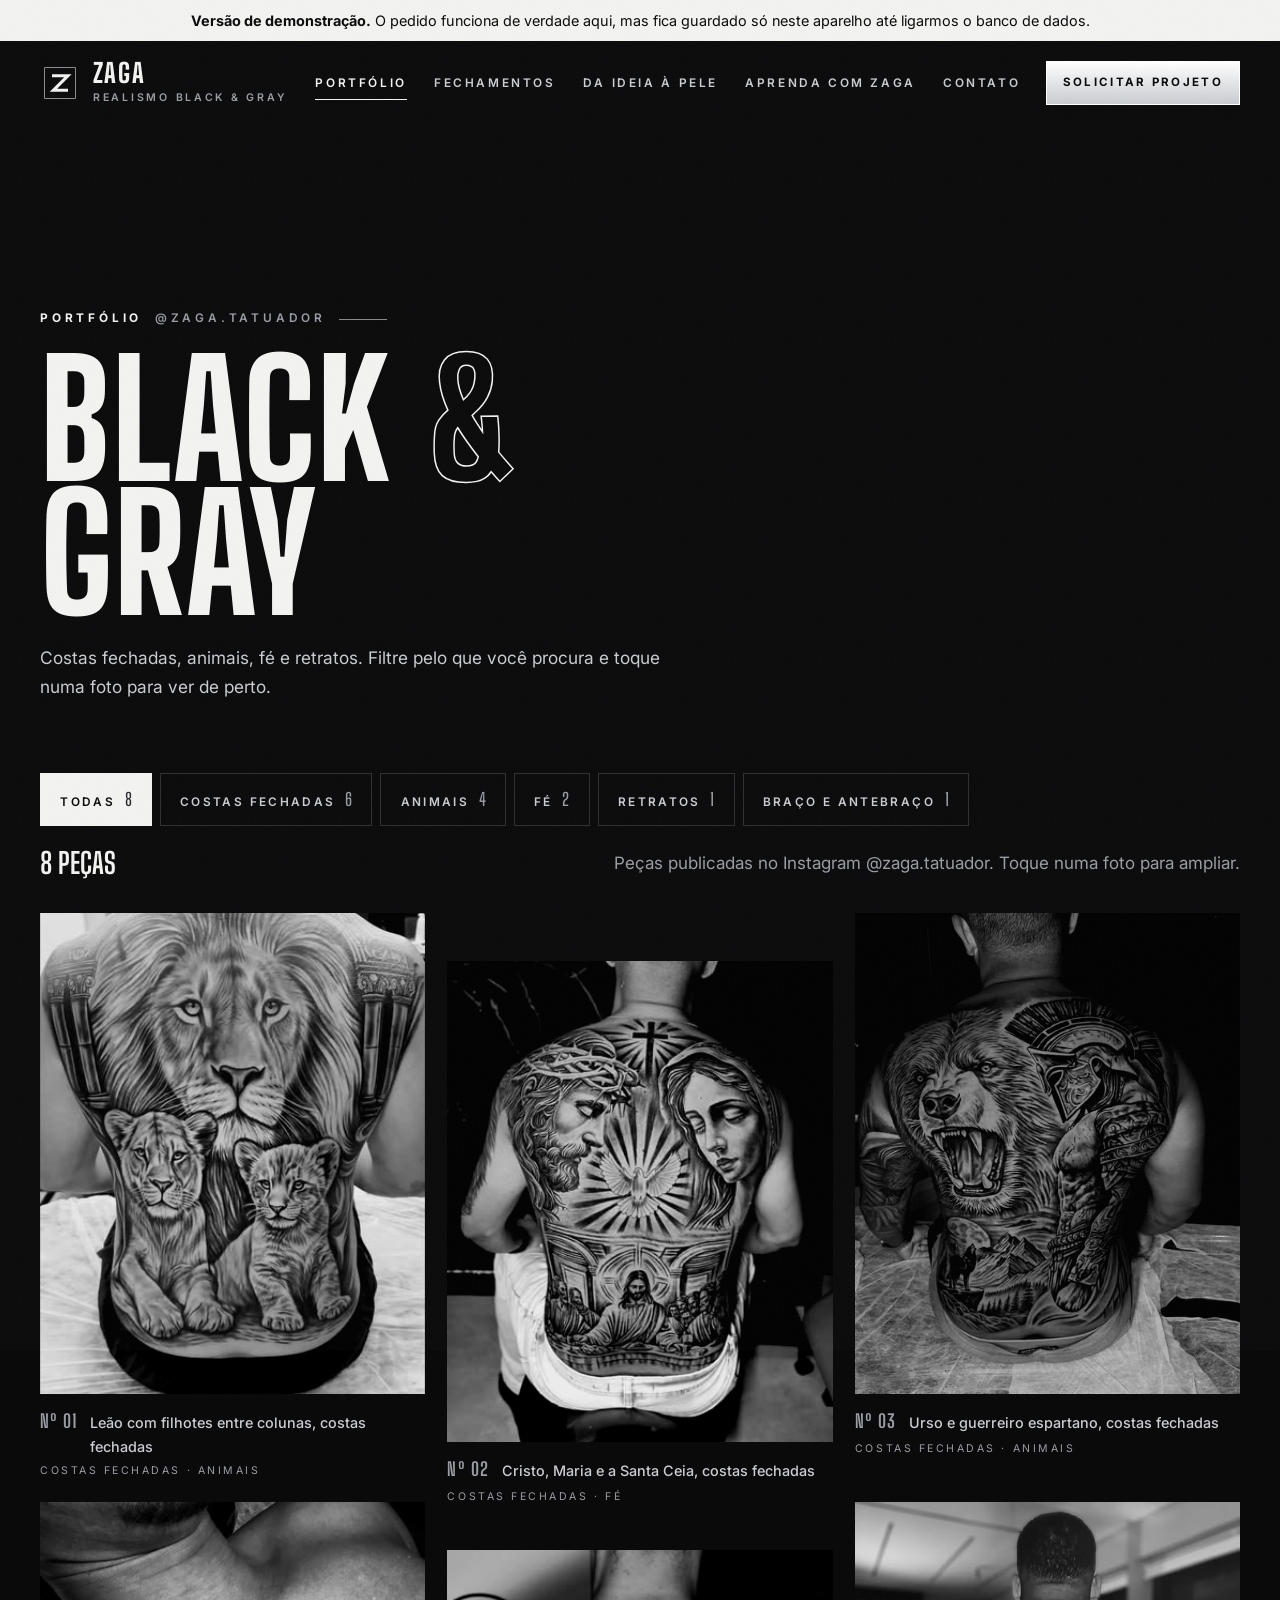
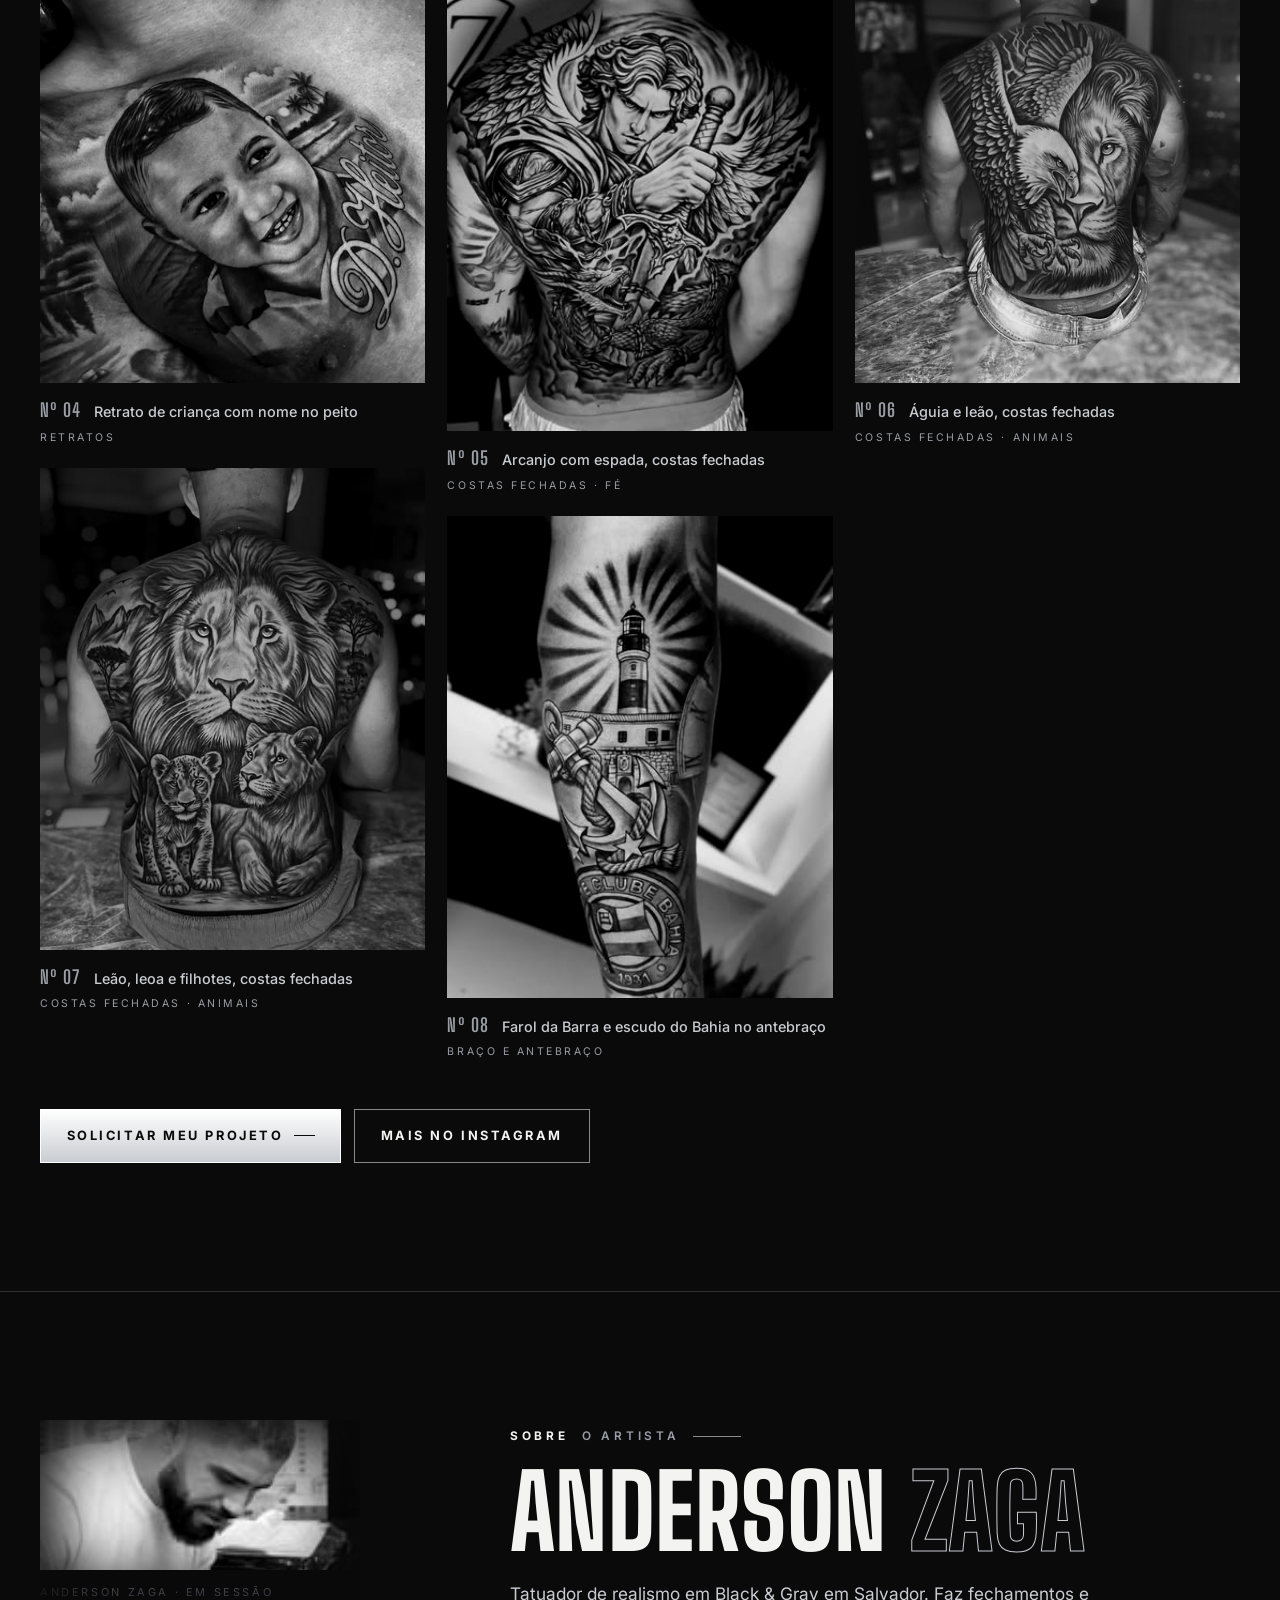
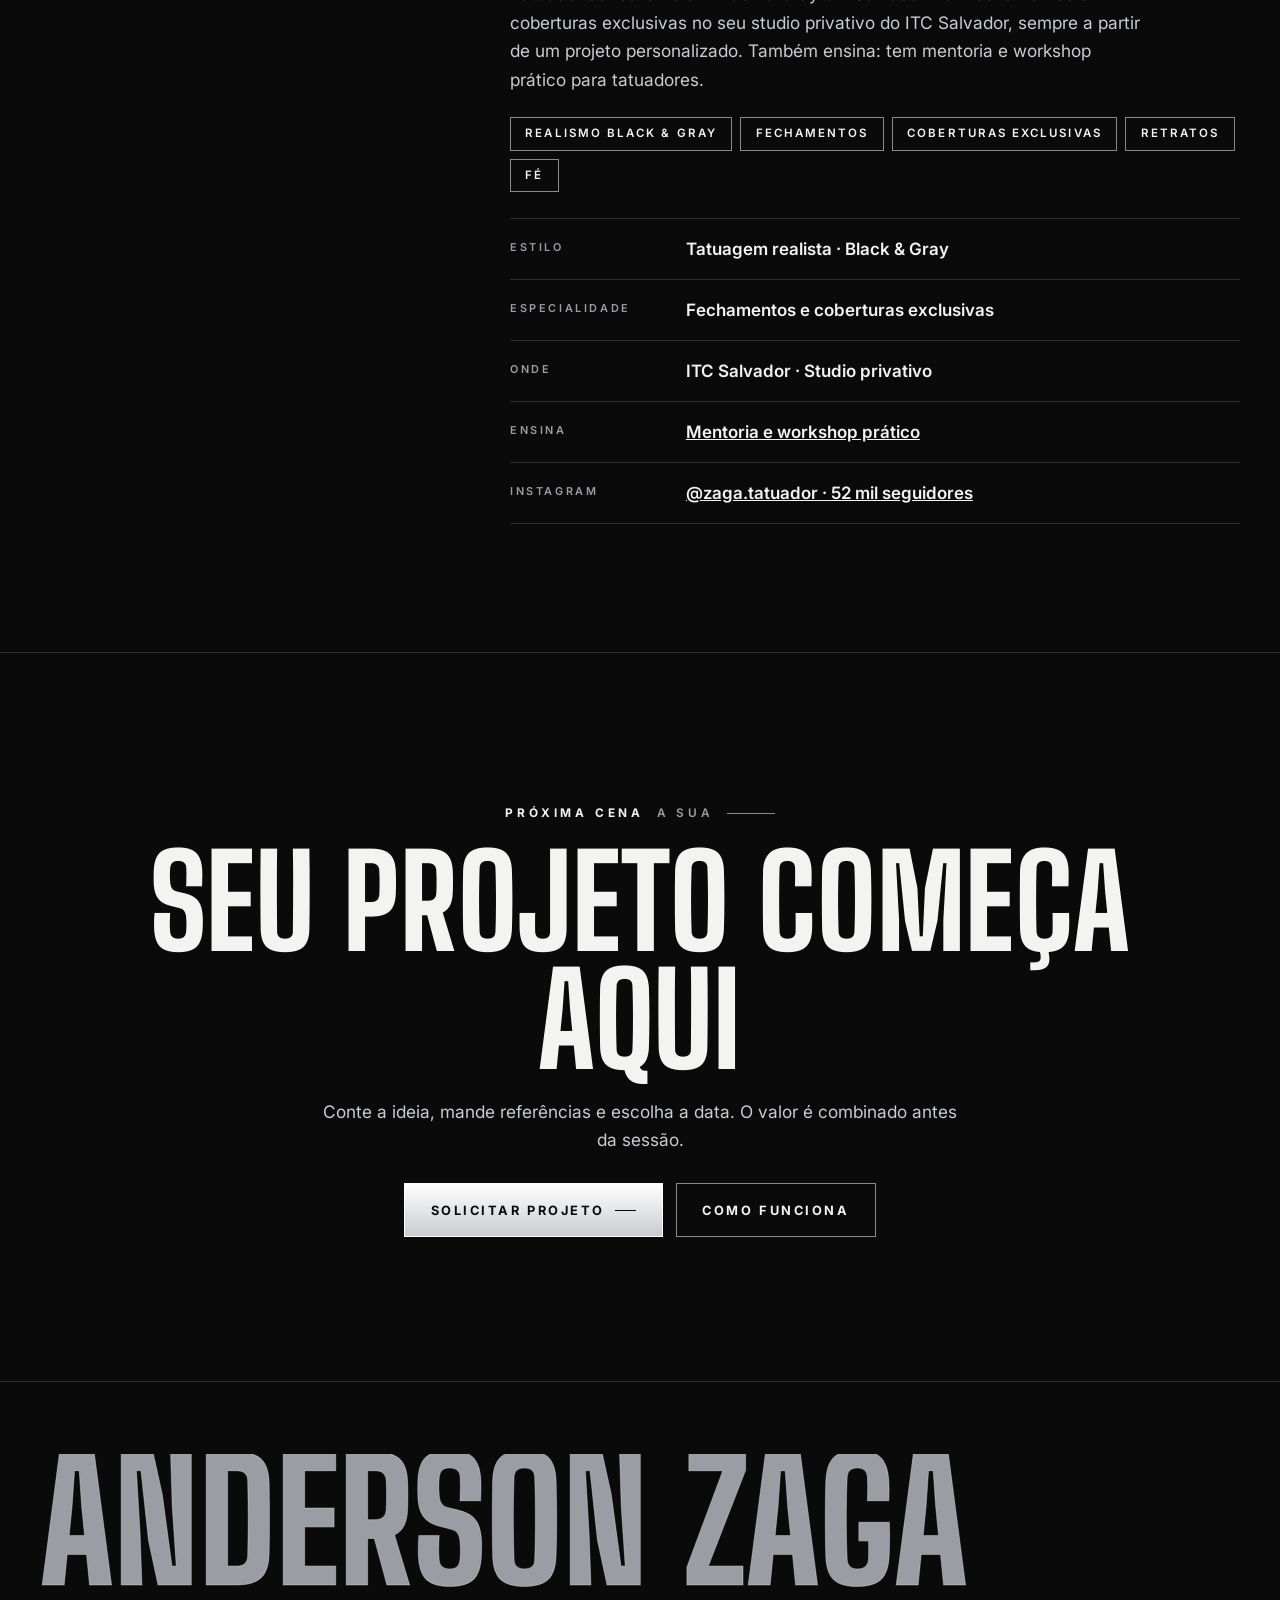
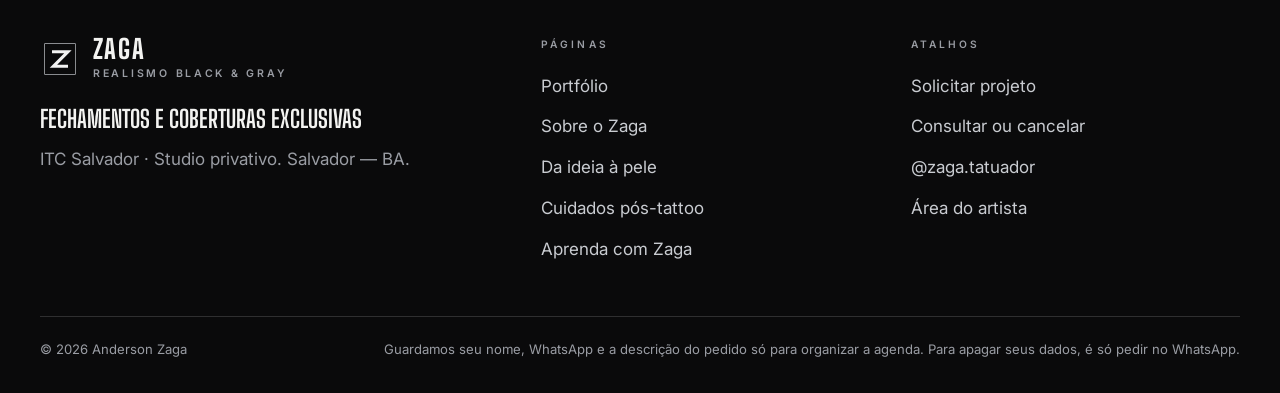
<file: portfolio.html>
<!DOCTYPE html>
<html lang="pt-BR">
<head>
<meta charset="UTF-8">
<meta name="viewport" content="width=device-width, initial-scale=1.0">
<title>Portfólio · Anderson Zaga</title>
<meta name="description" content="Portfólio de Anderson Zaga, tatuador de realismo Black &amp; Gray em Salvador: costas fechadas, animais, fé e retratos.">
<meta name="theme-color" content="#0A0A0B">
<link rel="icon" href="fotos/marca.svg" type="image/svg+xml">

<meta property="og:type" content="website">
<meta property="og:title" content="Anderson Zaga · Realismo Black &amp; Gray">
<meta property="og:description" content="Fechamentos e coberturas exclusivas. Studio privativo no ITC Salvador. Solicite seu projeto personalizado.">
<meta property="og:image" content="fotos/leao-filhotes-colunas-costas.jpg">
<meta property="og:locale" content="pt_BR">

<link rel="preconnect" href="https://fonts.googleapis.com">
<link rel="preconnect" href="https://fonts.gstatic.com" crossorigin>
<link href="https://fonts.googleapis.com/css2?family=Big+Shoulders+Display:wght@700;800&family=Inter:wght@400;500;600;700&display=swap" rel="stylesheet">
<link rel="stylesheet" href="assets/estilo.css?v=20261020132451">

</head>
<body>

<div id="faixa-demo" class="faixa-demo" hidden>
  <b>Versão de demonstração.</b> O pedido funciona de verdade aqui, mas fica guardado só neste aparelho até ligarmos o banco de dados.
</div>

<header class="topo">
  <div class="wrap topo-in">
    <a class="marca" href="index.html" aria-label="Anderson Zaga, início">
      <img src="fotos/marca.svg" alt="" width="40" height="40">
      <span><b>Zaga</b><small>Realismo Black &amp; Gray</small></span>
    </a>
    <nav class="menu" id="menu" aria-label="Páginas">
      <a href="portfolio.html" aria-current="page">Portfólio</a>
      <a href="index.html#fechamentos">Fechamentos</a>
      <a href="processo.html">Da ideia à pele</a>
      <a href="aprenda.html">Aprenda com Zaga</a>
      <a href="index.html#contato">Contato</a>
    </nav>
    <a class="btn btn-prata mini" href="index.html#agendar">Solicitar projeto</a>
    <button class="menu-btn" id="menu-btn" type="button" aria-label="Abrir menu" aria-expanded="false" aria-controls="menu"><span></span></button>
  </div>
</header>

<main>
<section class="pg-capa">
  <div class="pg-capa-fundo"><img src="fotos/urso-espartano-costas.jpg" alt="" width="480" height="640"></div>
  <div class="wrap">
    <p class="cena"><b>Portfólio</b> @zaga.tatuador</p>
    <h1>Black <span class="apagado">&amp;</span><br>Gray</h1>
    <p class="sub">Costas fechadas, animais, fé e retratos. Filtre pelo que você procura e toque numa foto para ver de perto.</p>
  </div>
</section>

<section class="secao" style="padding-top:1rem">
  <div class="wrap">
    <div class="filtros" id="port-filtros" role="group" aria-label="Filtrar por categoria"></div>
    <div class="port-info"><b id="port-contagem"></b><span id="port-cat-desc"></span></div>
    <div class="mural" id="port-grade"></div>
    <div class="acoes" style="margin-top:3rem">
      <a class="btn btn-prata seta" href="index.html#agendar">Solicitar meu projeto</a>
      <a class="btn" href="https://www.instagram.com/zaga.tatuador/" target="_blank" rel="noopener">Mais no Instagram</a>
    </div>
  </div>
</section>

<section class="secao" id="sobre">
  <div class="wrap sobre-art">
    <figure class="sobre-retrato" data-revela>
      <img src="fotos/zaga-perfil.jpg" alt="Anderson Zaga tatuando" width="150" height="150">
      <figcaption>Anderson Zaga · em sessão</figcaption>
    </figure>
    <div data-revela>
      <p class="cena"><b>Sobre</b> O artista</p>
      <h2>Anderson <span class="apagado">Zaga</span></h2>
      <p class="sub">Tatuador de realismo em Black &amp; Gray em Salvador. Faz fechamentos e coberturas exclusivas no seu studio privativo do ITC Salvador, sempre a partir de um projeto personalizado. Também ensina: tem mentoria e workshop prático para tatuadores.</p>
      <div class="estilos" aria-label="Especialidades">
        <span>Realismo Black &amp; Gray</span><span>Fechamentos</span><span>Coberturas exclusivas</span><span>Retratos</span><span>Fé</span>
      </div>
      <ul class="ficha">
        <li><span>Estilo</span><b>Tatuagem realista · Black &amp; Gray</b></li>
        <li><span>Especialidade</span><b>Fechamentos e coberturas exclusivas</b></li>
        <li><span>Onde</span><b>ITC Salvador · Studio privativo</b></li>
        <li><span>Ensina</span><a href="aprenda.html">Mentoria e workshop prático</a></li>
        <li><span>Instagram</span><a href="https://www.instagram.com/zaga.tatuador/" target="_blank" rel="noopener">@zaga.tatuador · 52 mil seguidores</a></li>
      </ul>
    </div>
  </div>
</section>

<section class="cta-final">
  <div class="wrap">
    <p class="cena"><b>Próxima cena</b> A sua</p>
    <h2>Seu projeto <span class="apagado">começa aqui</span></h2>
    <p class="sub">Conte a ideia, mande referências e escolha a data. O valor é combinado antes da sessão.</p>
    <div class="acoes">
      <a class="btn btn-prata seta" href="index.html#agendar">Solicitar projeto</a>
      <a class="btn" href="processo.html">Como funciona</a>
    </div>
  </div>
</section>

</main>

<footer class="rodape">
  <div class="wrap">
    <p class="rodape-nome" aria-hidden="true">Anderson Zaga</p>
    <div class="rodape-in">
      <div style="max-width:24rem">
        <a class="marca" href="index.html">
          <img src="fotos/marca.svg" alt="" width="40" height="40">
          <span><b>Zaga</b><small>Realismo Black &amp; Gray</small></span>
        </a>
        <p class="rodape-assina">Fechamentos e coberturas exclusivas</p>
        <p>ITC Salvador · Studio privativo. Salvador — BA.</p>
      </div>
      <div>
        <b class="rodape-titulo">Páginas</b>
        <ul class="rodape-links">
          <li><a href="portfolio.html">Portfólio</a></li>
          <li><a href="portfolio.html#sobre">Sobre o Zaga</a></li>
          <li><a href="processo.html">Da ideia à pele</a></li>
          <li><a href="processo.html#cuidados">Cuidados pós-tattoo</a></li>
          <li><a href="aprenda.html">Aprenda com Zaga</a></li>
        </ul>
      </div>
      <div>
        <b class="rodape-titulo">Atalhos</b>
        <ul class="rodape-links">
          <li><a href="index.html#agendar">Solicitar projeto</a></li>
          <li><a href="index.html#meu-horario">Consultar ou cancelar</a></li>
          <li><a href="https://www.instagram.com/zaga.tatuador/" target="_blank" rel="noopener">@zaga.tatuador</a></li>
          <li><a href="admin.html">Área do artista</a></li>
        </ul>
      </div>
    </div>
    <div class="creditos">
      <span>© <span id="ano"></span> Anderson Zaga</span>
      <span>Guardamos seu nome, WhatsApp e a descrição do pedido só para organizar a agenda. Para apagar seus dados, é só pedir no WhatsApp.</span>
    </div>
  </div>
</footer>

<a class="flutua some" href="index.html#agendar">Solicitar projeto</a>

<script src="assets/config.js?v=20261020132451"></script>
<script src="assets/site.js?v=20261020132451"></script>
</body>
</html>
</file>
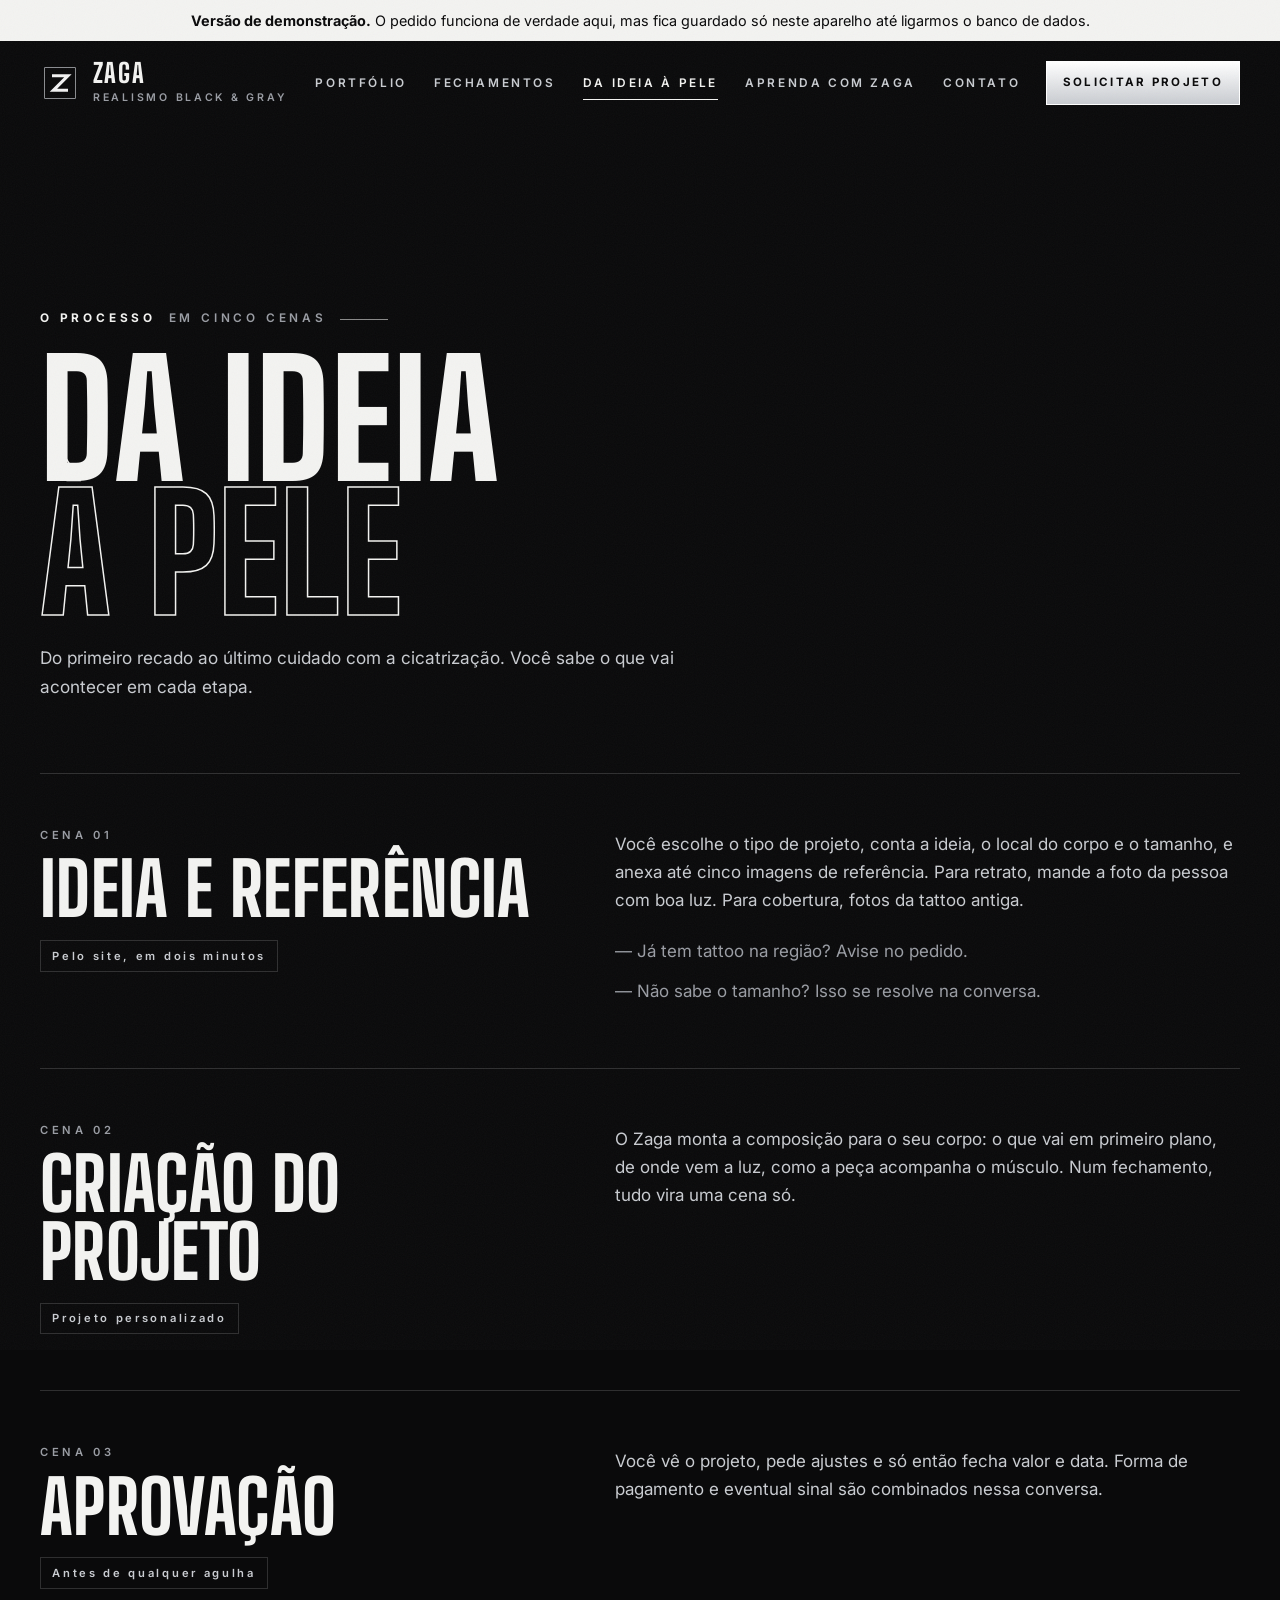
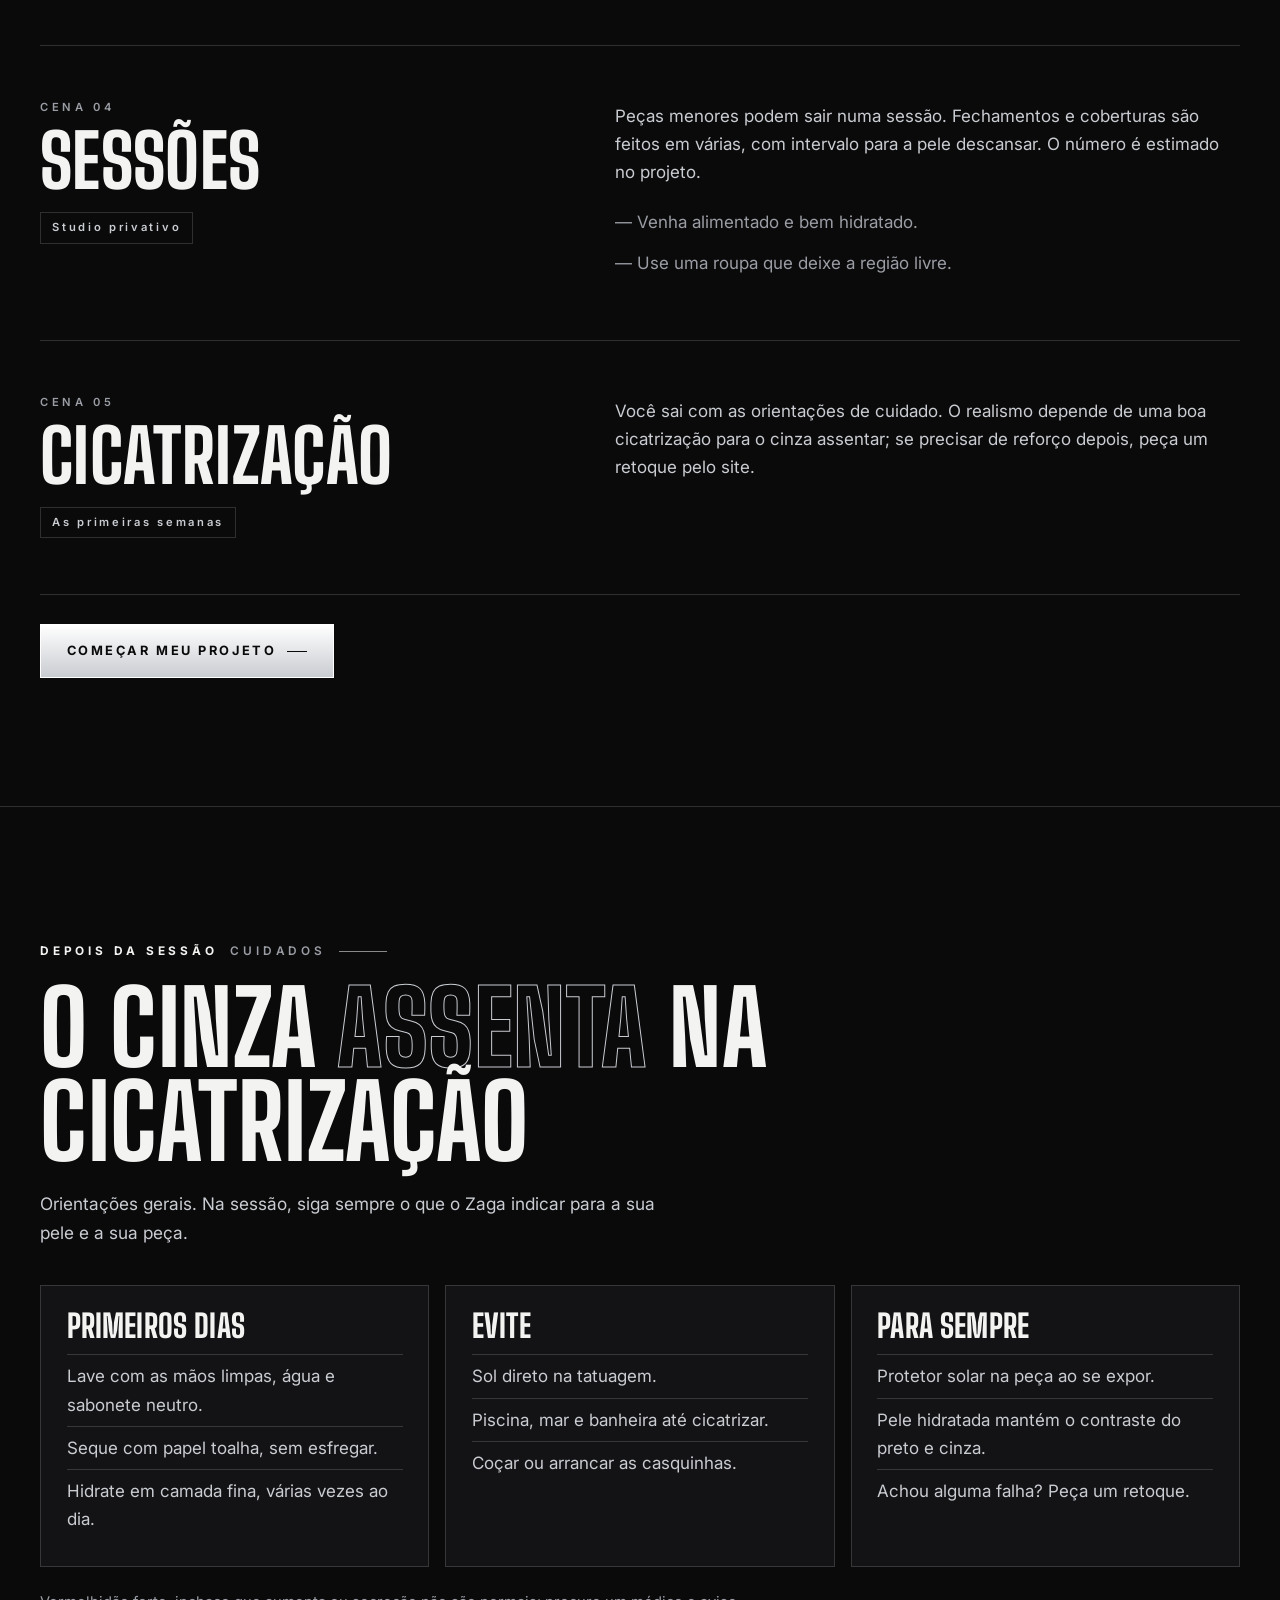
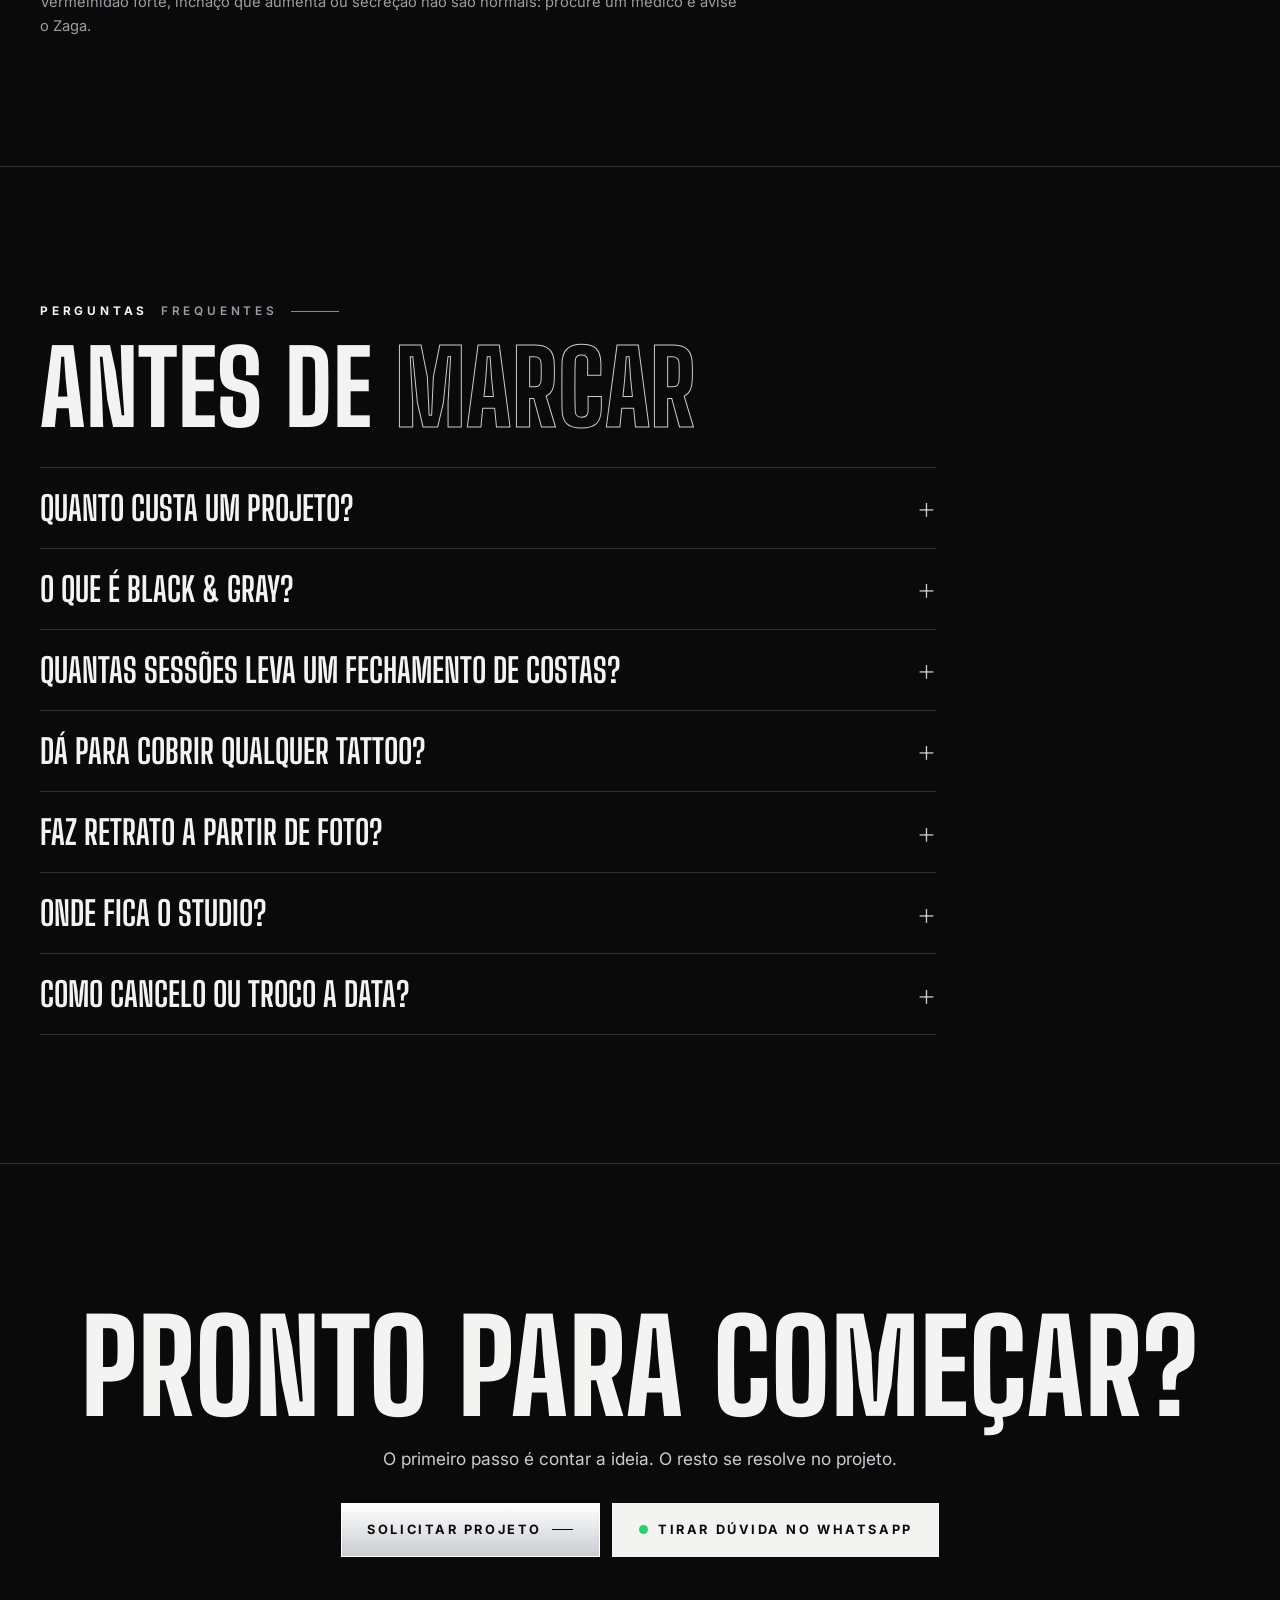
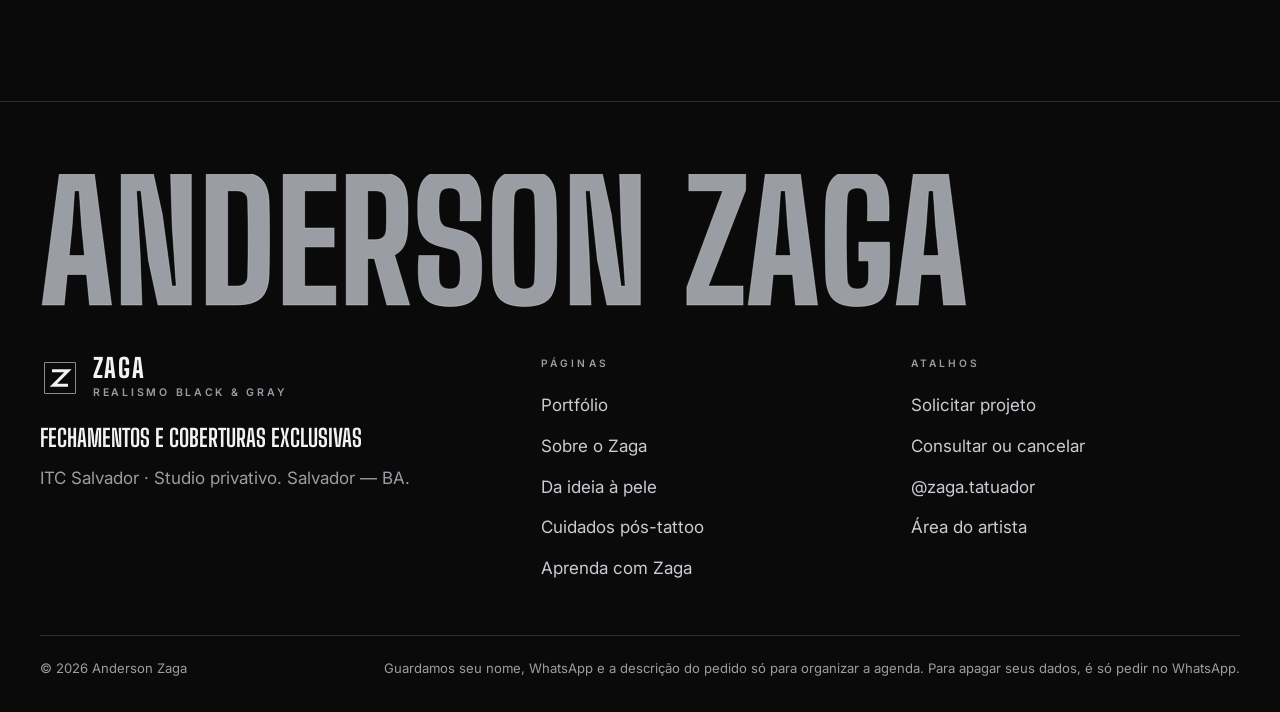
<file: processo.html>
<!DOCTYPE html>
<html lang="pt-BR">
<head>
<meta charset="UTF-8">
<meta name="viewport" content="width=device-width, initial-scale=1.0">
<title>Da ideia à pele · Anderson Zaga</title>
<meta name="description" content="Como funciona um projeto com Anderson Zaga: referência, criação, aprovação, sessões e cicatrização. Cuidados pós-tattoo e perguntas frequentes.">
<meta name="theme-color" content="#0A0A0B">
<link rel="icon" href="fotos/marca.svg" type="image/svg+xml">

<meta property="og:type" content="website">
<meta property="og:title" content="Anderson Zaga · Realismo Black &amp; Gray">
<meta property="og:description" content="Fechamentos e coberturas exclusivas. Studio privativo no ITC Salvador. Solicite seu projeto personalizado.">
<meta property="og:image" content="fotos/leao-filhotes-colunas-costas.jpg">
<meta property="og:locale" content="pt_BR">

<link rel="preconnect" href="https://fonts.googleapis.com">
<link rel="preconnect" href="https://fonts.gstatic.com" crossorigin>
<link href="https://fonts.googleapis.com/css2?family=Big+Shoulders+Display:wght@700;800&family=Inter:wght@400;500;600;700&display=swap" rel="stylesheet">
<link rel="stylesheet" href="assets/estilo.css?v=20261020132451">

</head>
<body>

<div id="faixa-demo" class="faixa-demo" hidden>
  <b>Versão de demonstração.</b> O pedido funciona de verdade aqui, mas fica guardado só neste aparelho até ligarmos o banco de dados.
</div>

<header class="topo">
  <div class="wrap topo-in">
    <a class="marca" href="index.html" aria-label="Anderson Zaga, início">
      <img src="fotos/marca.svg" alt="" width="40" height="40">
      <span><b>Zaga</b><small>Realismo Black &amp; Gray</small></span>
    </a>
    <nav class="menu" id="menu" aria-label="Páginas">
      <a href="portfolio.html">Portfólio</a>
      <a href="index.html#fechamentos">Fechamentos</a>
      <a href="processo.html" aria-current="page">Da ideia à pele</a>
      <a href="aprenda.html">Aprenda com Zaga</a>
      <a href="index.html#contato">Contato</a>
    </nav>
    <a class="btn btn-prata mini" href="index.html#agendar">Solicitar projeto</a>
    <button class="menu-btn" id="menu-btn" type="button" aria-label="Abrir menu" aria-expanded="false" aria-controls="menu"><span></span></button>
  </div>
</header>

<main>
<section class="pg-capa">
  <div class="pg-capa-fundo"><img src="fotos/arcanjo-costas.jpg" alt="" width="360" height="640"></div>
  <div class="wrap">
    <p class="cena"><b>O processo</b> Em cinco cenas</p>
    <h1>Da ideia<br><span class="apagado">à pele</span></h1>
    <p class="sub">Do primeiro recado ao último cuidado com a cicatrização. Você sabe o que vai acontecer em cada etapa.</p>
  </div>
</section>

<section class="secao" style="padding-top:1rem">
  <div class="wrap">
    <ol class="roteiro">
      <li data-revela>
        <div><h3>Ideia e referência</h3><span class="quando">Pelo site, em dois minutos</span></div>
        <div><p>Você escolhe o tipo de projeto, conta a ideia, o local do corpo e o tamanho, e anexa até cinco imagens de referência. Para retrato, mande a foto da pessoa com boa luz. Para cobertura, fotos da tattoo antiga.</p>
        <ul><li>Já tem tattoo na região? Avise no pedido.</li><li>Não sabe o tamanho? Isso se resolve na conversa.</li></ul></div>
      </li>
      <li data-revela>
        <div><h3>Criação do projeto</h3><span class="quando">Projeto personalizado</span></div>
        <div><p>O Zaga monta a composição para o seu corpo: o que vai em primeiro plano, de onde vem a luz, como a peça acompanha o músculo. Num fechamento, tudo vira uma cena só.</p></div>
      </li>
      <li data-revela>
        <div><h3>Aprovação</h3><span class="quando">Antes de qualquer agulha</span></div>
        <div><p>Você vê o projeto, pede ajustes e só então fecha valor e data. Forma de pagamento e eventual sinal são combinados nessa conversa.</p></div>
      </li>
      <li data-revela>
        <div><h3>Sessões</h3><span class="quando">Studio privativo</span></div>
        <div><p>Peças menores podem sair numa sessão. Fechamentos e coberturas são feitos em várias, com intervalo para a pele descansar. O número é estimado no projeto.</p>
        <ul><li>Venha alimentado e bem hidratado.</li><li>Use uma roupa que deixe a região livre.</li></ul></div>
      </li>
      <li data-revela>
        <div><h3>Cicatrização</h3><span class="quando">As primeiras semanas</span></div>
        <div><p>Você sai com as orientações de cuidado. O realismo depende de uma boa cicatrização para o cinza assentar; se precisar de reforço depois, peça um retoque pelo site.</p></div>
      </li>
    </ol>
    <div class="acoes"><a class="btn btn-prata seta" href="index.html#agendar">Começar meu projeto</a></div>
  </div>
</section>

<section class="secao" id="cuidados">
  <div class="wrap">
    <p class="cena"><b>Depois da sessão</b> Cuidados</p>
    <h2>O cinza <span class="apagado">assenta</span> na cicatrização</h2>
    <p class="sub" style="margin-bottom:2.4rem">Orientações gerais. Na sessão, siga sempre o que o Zaga indicar para a sua pele e a sua peça.</p>
    <div class="cuidados">
      <div><h3>Primeiros dias</h3><ul>
        <li>Lave com as mãos limpas, água e sabonete neutro.</li>
        <li>Seque com papel toalha, sem esfregar.</li>
        <li>Hidrate em camada fina, várias vezes ao dia.</li></ul></div>
      <div><h3>Evite</h3><ul>
        <li>Sol direto na tatuagem.</li>
        <li>Piscina, mar e banheira até cicatrizar.</li>
        <li>Coçar ou arrancar as casquinhas.</li></ul></div>
      <div><h3>Para sempre</h3><ul>
        <li>Protetor solar na peça ao se expor.</li>
        <li>Pele hidratada mantém o contraste do preto e cinza.</li>
        <li>Achou alguma falha? Peça um retoque.</li></ul></div>
    </div>
    <p class="nota">Vermelhidão forte, inchaço que aumenta ou secreção não são normais: procure um médico e avise o Zaga.</p>
  </div>
</section>

<section class="secao" id="faq">
  <div class="wrap">
    <p class="cena"><b>Perguntas</b> Frequentes</p>
    <h2>Antes de <span class="apagado">marcar</span></h2>
    <div class="faq" style="margin-top:2rem">
      <details><summary>Quanto custa um projeto?</summary><p>Não existe tabela: o valor depende do tamanho, do local do corpo e do detalhe. Você recebe o orçamento depois de contar a ideia, antes de marcar a sessão.</p></details>
      <details><summary>O que é Black &amp; Gray?</summary><p>É o realismo feito só com preto e tons de cinza, usando luz e sombra para dar profundidade. É o estilo do Zaga.</p></details>
      <details><summary>Quantas sessões leva um fechamento de costas?</summary><p>Depende do tamanho e da quantidade de detalhe. O número de sessões é estimado no projeto, antes de começar.</p></details>
      <details><summary>Dá para cobrir qualquer tattoo?</summary><p>Depende do tamanho, da cor e de quanto a tinta antiga está carregada. Por isso a cobertura começa com uma avaliação: mande fotos da peça no pedido.</p></details>
      <details><summary>Faz retrato a partir de foto?</summary><p>Sim. Mande a foto mais nítida que tiver, com boa luz no rosto. Quanto melhor a referência, mais fiel o retrato.</p></details>
      <details><summary>Onde fica o studio?</summary><p>No ITC Salvador, em studio privativo. O local exato vai na confirmação do agendamento.</p></details>
      <details><summary>Como cancelo ou troco a data?</summary><p>Com o código do pedido e o seu WhatsApp, você cancela pelo site até 2 horas antes. Depois disso, chame no WhatsApp.</p></details>
    </div>
  </div>
</section>

<section class="cta-final">
  <div class="wrap">
    <h2>Pronto para <span class="apagado">começar?</span></h2>
    <p class="sub">O primeiro passo é contar a ideia. O resto se resolve no projeto.</p>
    <div class="acoes">
      <a class="btn btn-prata seta" href="index.html#agendar">Solicitar projeto</a>
      <a class="btn btn-zap" data-zap href="#">Tirar dúvida no WhatsApp</a>
    </div>
  </div>
</section>

</main>

<footer class="rodape">
  <div class="wrap">
    <p class="rodape-nome" aria-hidden="true">Anderson Zaga</p>
    <div class="rodape-in">
      <div style="max-width:24rem">
        <a class="marca" href="index.html">
          <img src="fotos/marca.svg" alt="" width="40" height="40">
          <span><b>Zaga</b><small>Realismo Black &amp; Gray</small></span>
        </a>
        <p class="rodape-assina">Fechamentos e coberturas exclusivas</p>
        <p>ITC Salvador · Studio privativo. Salvador — BA.</p>
      </div>
      <div>
        <b class="rodape-titulo">Páginas</b>
        <ul class="rodape-links">
          <li><a href="portfolio.html">Portfólio</a></li>
          <li><a href="portfolio.html#sobre">Sobre o Zaga</a></li>
          <li><a href="processo.html">Da ideia à pele</a></li>
          <li><a href="processo.html#cuidados">Cuidados pós-tattoo</a></li>
          <li><a href="aprenda.html">Aprenda com Zaga</a></li>
        </ul>
      </div>
      <div>
        <b class="rodape-titulo">Atalhos</b>
        <ul class="rodape-links">
          <li><a href="index.html#agendar">Solicitar projeto</a></li>
          <li><a href="index.html#meu-horario">Consultar ou cancelar</a></li>
          <li><a href="https://www.instagram.com/zaga.tatuador/" target="_blank" rel="noopener">@zaga.tatuador</a></li>
          <li><a href="admin.html">Área do artista</a></li>
        </ul>
      </div>
    </div>
    <div class="creditos">
      <span>© <span id="ano"></span> Anderson Zaga</span>
      <span>Guardamos seu nome, WhatsApp e a descrição do pedido só para organizar a agenda. Para apagar seus dados, é só pedir no WhatsApp.</span>
    </div>
  </div>
</footer>

<a class="flutua some" href="index.html#agendar">Solicitar projeto</a>

<script src="assets/config.js?v=20261020132451"></script>
<script src="assets/site.js?v=20261020132451"></script>
</body>
</html>
</file>
<file: assets/estilo.css>
/* =====================================================================
   Anderson Zaga — site
   Conceito: "sala escura de cinema". Preto quase absoluto, grafite e
   prata (a paleta do Black & Gray), fotos em tela cheia com vinheta,
   granulação de filme por cima, tarjas de letterbox e rótulos de cena
   (CENA 01, 02...). Títulos em Big Shoulders Display (condensada, alta,
   caixa-alta) e texto em Inter. Nenhuma cor além do cinza: o brilho vem
   do contraste, como numa tattoo realista.
   Contraste: branco sobre noite ~18:1, névoa ~11:1, fumaça ~6,4:1.
   ===================================================================== */

:root{
  --noite:   #0A0A0B;
  --grafite: #131315;
  --grafite-2:#1C1D20;
  --aco:     #2A2C30;
  --fumaca:  #9A9DA4;
  --nevoa:   #C9CCD1;
  --branco:  #F3F3F1;
  --erro:    #FF8A80;
  --ok:      #9BD3A4;

  --display: 'Big Shoulders Display', 'Oswald', Impact, 'Arial Narrow', sans-serif;
  --sans:    'Inter', system-ui, -apple-system, 'Segoe UI', Arial, sans-serif;

  --fio:   1px solid rgba(243,243,241,.16);
  --fio-forte: 1px solid rgba(243,243,241,.55);
  --larg:  1280px;
  --grao:  url("data:image/svg+xml,%3Csvg xmlns='http://www.w3.org/2000/svg' width='160' height='160'%3E%3Cfilter id='n'%3E%3CfeTurbulence type='fractalNoise' baseFrequency='.9' numOctaves='2' stitchTiles='stitch'/%3E%3C/filter%3E%3Crect width='100%25' height='100%25' filter='url(%23n)' opacity='.55'/%3E%3C/svg%3E");
}

*{margin:0;padding:0;box-sizing:border-box}
[hidden]{display:none !important}
html{-webkit-text-size-adjust:100%;scroll-padding-top:84px;background:var(--noite)}
body{font-family:var(--sans);font-size:1.0625rem;line-height:1.65;background:var(--noite);color:var(--branco);-webkit-font-smoothing:antialiased}
/* granulação de filme sobre tudo */
body::after{content:"";position:fixed;inset:-50%;z-index:90;pointer-events:none;background-image:var(--grao);opacity:.07;animation:grao 1.2s steps(6) infinite}
@keyframes grao{0%{transform:translate(0,0)}20%{transform:translate(-3%,2%)}40%{transform:translate(2%,-3%)}60%{transform:translate(-2%,-1%)}80%{transform:translate(3%,2%)}100%{transform:translate(0,0)}}
img{display:block;max-width:100%}
a{color:inherit}
button{font:inherit;color:inherit;background:none;border:none;cursor:pointer}
:focus-visible{outline:2px solid var(--branco);outline-offset:4px}
h1,h2,h3{font-family:var(--display);font-weight:800;line-height:.92;text-transform:uppercase;letter-spacing:.005em}
small{font-size:.86em}
::selection{background:var(--branco);color:var(--noite)}
.wrap{max-width:var(--larg);margin:0 auto;padding:0 clamp(1rem,4vw,2.5rem)}

/* rótulos de cena */
.cena{display:inline-flex;align-items:center;gap:.8rem;font-size:.74rem;font-weight:600;letter-spacing:.32em;text-transform:uppercase;color:var(--fumaca);margin-bottom:1.2rem}
.cena b{color:var(--branco);font-weight:700}
.cena::after{content:"";width:3rem;border-top:var(--fio-forte)}
.secao{padding:clamp(4.5rem,10vw,8rem) 0;position:relative}
.secao + .secao{border-top:var(--fio)}
.secao h2{font-size:clamp(3rem,8.5vw,6.4rem);margin-bottom:1.3rem}
.secao h2 .apagado{color:transparent;-webkit-text-stroke:1px var(--nevoa)}
.sub{color:var(--nevoa);max-width:40rem;font-size:1.08rem}
.secao-cab{display:grid;grid-template-columns:minmax(0,1fr) auto;align-items:end;gap:1.5rem 3rem;margin-bottom:clamp(2rem,5vw,3.5rem)}
.secao-cab .acoes{margin:0}
@media(max-width:760px){ .secao-cab{grid-template-columns:1fr} }

/* botões: placa de aço com brilho na borda */
.btn{
  display:inline-flex;align-items:center;justify-content:center;gap:.65rem;min-height:54px;padding:.8rem 1.6rem;
  font-family:var(--sans);font-weight:700;font-size:.8rem;letter-spacing:.2em;text-transform:uppercase;text-decoration:none;text-align:center;line-height:1.2;
  border:var(--fio-forte);background:transparent;color:var(--branco);transition:background .25s,color .25s,border-color .25s
}
.btn:hover{background:var(--branco);color:var(--noite);border-color:var(--branco)}
.btn:disabled{opacity:.5;cursor:not-allowed}
.btn-prata{background:linear-gradient(180deg,#FFFFFF 0%,#C9CCD1 100%);color:var(--noite);border-color:#FFFFFF}
.btn-prata:hover{background:var(--nevoa)}
.btn-linha{background:transparent}
.btn-zap{background:var(--branco);color:var(--noite);border-color:var(--branco)}
.btn-zap::before{content:"";width:.55rem;height:.55rem;border-radius:50%;background:#25D366}
.btn-zap:hover{background:var(--nevoa)}
.btn-direct{background:var(--grafite-2)}
.btn-bloco{width:100%}
.mini{min-height:44px;padding:.5rem 1rem;font-size:.72rem}
.seta::after{content:"";width:1.3rem;border-top:1.5px solid currentColor;transition:width .25s}
.seta:hover::after{width:2rem}
.acoes{display:flex;flex-wrap:wrap;gap:.8rem;margin-top:1.8rem}

.faixa-demo{background:var(--branco);color:var(--noite);font-size:.9rem;text-align:center;padding:.55rem 1rem;position:relative;z-index:60}

/* topo */
.topo{position:fixed;top:0;left:0;right:0;z-index:50;transition:background .3s,border-color .3s;border-bottom:1px solid transparent}
.faixa-demo:not([hidden]) ~ .topo{top:auto;position:sticky}
.topo.rolou{background:rgba(10,10,11,.92);backdrop-filter:blur(10px);border-bottom-color:rgba(243,243,241,.12)}
.topo-in{display:flex;align-items:center;gap:1.6rem;min-height:84px;transition:min-height .25s}
.topo.rolou .topo-in{min-height:66px}
.marca{display:flex;align-items:center;gap:.8rem;text-decoration:none;margin-right:auto;min-width:0}
.marca img{width:40px;height:40px}
.marca b{display:block;font-family:var(--display);font-weight:800;font-size:1.65rem;letter-spacing:.06em;text-transform:uppercase;line-height:1}
.marca small{display:block;font-size:.66rem;font-weight:600;letter-spacing:.26em;text-transform:uppercase;color:var(--fumaca);margin-top:.2rem}
.menu{display:flex;gap:1.7rem}
.menu a{font-size:.74rem;font-weight:600;letter-spacing:.22em;text-transform:uppercase;text-decoration:none;color:var(--nevoa);padding:.4rem 0;position:relative}
.menu a::after{content:"";position:absolute;left:0;right:100%;bottom:0;border-top:1px solid var(--branco);transition:right .25s}
.menu a:hover,.menu a[aria-current="page"]{color:var(--branco)}
.menu a:hover::after,.menu a[aria-current="page"]::after{right:0}
.menu-btn{display:none;width:48px;height:48px;position:relative}
.menu-btn span,.menu-btn::before,.menu-btn::after{content:"";position:absolute;left:11px;right:11px;height:1.5px;background:var(--branco);transition:transform .2s,opacity .2s}
.menu-btn::before{top:17px}.menu-btn span{top:23px}.menu-btn::after{top:29px}
.menu-btn[aria-expanded="true"]::before{transform:translateY(6px) rotate(45deg)}
.menu-btn[aria-expanded="true"] span{opacity:0}
.menu-btn[aria-expanded="true"]::after{transform:translateY(-6px) rotate(-45deg)}
@media(max-width:980px){
  .menu-btn{display:block}
  .topo .btn.mini{display:none}
  .menu{position:fixed;inset:0;background:var(--noite);flex-direction:column;justify-content:center;gap:0;padding:5rem clamp(1rem,4vw,2.5rem) 2rem;opacity:0;pointer-events:none;transition:opacity .3s;z-index:-1}
  .menu.aberto{opacity:1;pointer-events:auto}
  .menu a{font-family:var(--display);font-weight:800;font-size:2.8rem;letter-spacing:.02em;color:var(--branco);padding:.5rem 0;border-bottom:var(--fio)}
  .menu a::after{display:none}
  body.menu-aberto{overflow:hidden}
}

/* capa: tela cheia com vinheta e letterbox */
.capa{position:relative;min-height:100svh;display:flex;align-items:flex-end;overflow:hidden;padding:7rem 0 0}
.capa-fundo{position:absolute;inset:0;z-index:0}
.capa-fundo img{width:100%;height:100%;object-fit:cover;object-position:center 35%;filter:grayscale(1) contrast(1.1) brightness(.75);transform:scale(1.08);animation:aproxima 14s ease-out forwards}
@keyframes aproxima{to{transform:scale(1)}}
.capa-fundo::after{content:"";position:absolute;inset:0;background:radial-gradient(ellipse at 70% 40%,transparent 20%,rgba(10,10,11,.6) 60%,var(--noite) 100%),linear-gradient(180deg,rgba(10,10,11,.7) 0%,transparent 30%,transparent 50%,var(--noite) 96%)}
.capa-in{position:relative;z-index:1;width:100%;padding-bottom:2rem}
.capa h1{font-size:clamp(4.4rem,15vw,13rem);line-height:.82;letter-spacing:-.005em;margin:.4rem 0 1.4rem}
.capa h1 span{display:block}
.capa h1 .apagado{color:transparent;-webkit-text-stroke:1.5px var(--branco)}
.capa .lead{font-size:clamp(1.1rem,2vw,1.35rem);max-width:34rem;color:var(--nevoa)}
.capa .lead b{color:var(--branco);font-weight:600}
.letterbox{position:relative;z-index:1;border-top:var(--fio);margin-top:3rem;background:rgba(10,10,11,.7)}
.creditos-capa{display:grid;grid-template-columns:repeat(4,1fr)}
.creditos-capa div{padding:1.2rem 1.2rem 1.4rem 0}
.creditos-capa div + div{padding-left:1.2rem;border-left:var(--fio)}
.creditos-capa small{display:block;font-size:.66rem;letter-spacing:.28em;text-transform:uppercase;color:var(--fumaca)}
.creditos-capa b{display:block;font-family:var(--display);font-size:1.7rem;font-weight:700;text-transform:uppercase;line-height:1.05;margin-top:.25rem}
@media(max-width:760px){ .creditos-capa{grid-template-columns:1fr 1fr} .creditos-capa div:nth-child(3){padding-left:0;border-left:none} .creditos-capa div:nth-child(n+3){border-top:var(--fio)} }

/* manifesto */
.manifesto{display:grid;grid-template-columns:minmax(0,1.1fr) minmax(0,.9fr);gap:clamp(2rem,6vw,6rem);align-items:center}
.manifesto .grande{font-family:var(--display);font-weight:700;text-transform:uppercase;font-size:clamp(2.2rem,5vw,4rem);line-height:.98}
.manifesto .grande .apagado{color:transparent;-webkit-text-stroke:1px var(--nevoa)}
.manifesto-foto{position:relative}
.manifesto-foto img{width:100%;aspect-ratio:4/5;object-fit:cover;filter:grayscale(1) contrast(1.08)}
.manifesto-foto::before,.manifesto-foto::after{content:"";position:absolute;left:0;right:0;height:9%;background:var(--noite);z-index:1}
.manifesto-foto::before{top:0}.manifesto-foto::after{bottom:0}
.manifesto-foto figcaption{position:absolute;left:1rem;bottom:2.4%;z-index:2;font-size:.68rem;letter-spacing:.24em;text-transform:uppercase;color:var(--fumaca)}
@media(max-width:860px){ .manifesto{grid-template-columns:1fr} }
.lista-num{list-style:none;margin-top:2rem;border-top:var(--fio)}
.lista-num li{display:grid;grid-template-columns:3.4rem 1fr;gap:.2rem 1rem;padding:1.1rem 0;border-bottom:var(--fio)}
.lista-num i{font-style:normal;font-family:var(--display);font-size:1.6rem;font-weight:700;color:var(--fumaca)}
.lista-num b{font-weight:600}
.lista-num p{grid-column:2;color:var(--fumaca);font-size:.96rem}

/* rolo de filme: fechamentos em faixa horizontal */
.rolo{display:grid;grid-auto-flow:column;grid-auto-columns:minmax(260px,30%);gap:1rem;overflow-x:auto;scroll-snap-type:x mandatory;padding:0 clamp(1rem,4vw,2.5rem) 1.4rem;scrollbar-width:thin;scrollbar-color:var(--fumaca) transparent}
@media(max-width:760px){ .rolo{grid-auto-columns:78%} }
.rolo .peca{scroll-snap-align:start}
.rolo .peca-foto img{aspect-ratio:3/4}
.rolo-dica{display:flex;justify-content:space-between;gap:1rem;font-size:.7rem;letter-spacing:.28em;text-transform:uppercase;color:var(--fumaca);margin:0 auto 1rem}

/* peças */
.peca{margin:0;position:relative}
.peca-foto{display:block;width:100%;overflow:hidden;cursor:zoom-in;background:var(--grafite);position:relative}
.peca-foto img{width:100%;aspect-ratio:4/5;object-fit:cover;filter:grayscale(1) contrast(1.06) brightness(.92);transition:transform .8s cubic-bezier(.2,.7,.2,1),filter .5s}
.peca-foto:hover img{transform:scale(1.05);filter:grayscale(1) contrast(1.12) brightness(1.05)}
.peca-foto::after{content:"+";position:absolute;right:.8rem;bottom:.6rem;font-family:var(--display);font-size:2rem;line-height:1;opacity:0;transition:opacity .3s}
.peca-foto:hover::after{opacity:1}
.peca figcaption{display:flex;flex-wrap:wrap;gap:.2rem .8rem;align-items:baseline;margin-top:.75rem;font-size:.9rem}
.peca-num{font-family:var(--display);font-size:1.15rem;font-weight:700;letter-spacing:.06em;color:var(--fumaca)}
.peca-alt{font-weight:500;color:var(--nevoa);flex:1 1 12rem}
.peca-cat{width:100%;font-size:.66rem;letter-spacing:.24em;text-transform:uppercase;color:var(--fumaca)}
.mural{display:grid;grid-template-columns:repeat(3,1fr);gap:clamp(.8rem,1.8vw,1.4rem)}
.mural .peca:nth-child(3n+2){transform:translateY(clamp(0px,4vw,48px))}
.mural{padding-bottom:clamp(0px,4vw,48px)}
@media(max-width:900px){ .mural{grid-template-columns:1fr 1fr;padding-bottom:0} .mural .peca:nth-child(3n+2){transform:none} }

/* coberturas */
.cobertura{display:grid;grid-template-columns:repeat(3,1fr);border:var(--fio);margin-top:2.5rem}
.cobertura > div{padding:2rem 1.6rem}
.cobertura > div + div{border-left:var(--fio)}
.cobertura i{display:block;font-style:normal;font-family:var(--display);font-size:3.4rem;font-weight:800;color:transparent;-webkit-text-stroke:1px var(--nevoa);line-height:1}
.cobertura h3{font-size:1.9rem;margin:.8rem 0 .5rem}
.cobertura p{color:var(--fumaca)}
@media(max-width:860px){ .cobertura{grid-template-columns:1fr} .cobertura > div + div{border-left:none;border-top:var(--fio)} }

/* studio privativo */
.studio{display:grid;grid-template-columns:minmax(0,1fr) minmax(0,1fr);gap:clamp(2rem,6vw,5rem);align-items:center}
.studio-placa{border:var(--fio-forte);padding:clamp(1.6rem,4vw,3rem);position:relative;background:linear-gradient(160deg,var(--grafite-2),var(--noite))}
.studio-placa::before{content:"";position:absolute;inset:8px;border:var(--fio);pointer-events:none}
.studio-placa small{font-size:.68rem;letter-spacing:.3em;text-transform:uppercase;color:var(--fumaca)}
.studio-placa b{display:block;font-family:var(--display);font-size:clamp(3rem,7vw,5rem);font-weight:800;text-transform:uppercase;line-height:.9;margin:.6rem 0}
.studio-placa p{color:var(--nevoa)}
@media(max-width:860px){ .studio{grid-template-columns:1fr} }

/* aprenda: chamada */
.aprenda-cta{position:relative;overflow:hidden;border:var(--fio);padding:clamp(2rem,6vw,4.5rem);background:radial-gradient(ellipse at 80% 0%,#2A2C30 0%,var(--noite) 70%)}
.aprenda-cta h2{max-width:14ch}
.aprenda-cta .marca-agua{position:absolute;right:-2rem;bottom:-3rem;font-family:var(--display);font-weight:800;font-size:clamp(9rem,26vw,20rem);line-height:.8;color:transparent;-webkit-text-stroke:1px rgba(243,243,241,.12);pointer-events:none;text-transform:uppercase}
.formatos{display:grid;grid-template-columns:1fr 1fr;gap:0;border:var(--fio)}
.formato{padding:clamp(1.6rem,4vw,2.6rem)}
.formato + .formato{border-left:var(--fio)}
.formato small{font-size:.68rem;letter-spacing:.28em;text-transform:uppercase;color:var(--fumaca)}
.formato h3{font-size:clamp(2.4rem,5vw,3.6rem);margin:.5rem 0 .8rem}
.formato p{color:var(--nevoa)}
.formato ul{list-style:none;margin-top:1.2rem;border-top:var(--fio)}
.formato li{padding:.7rem 0;border-bottom:var(--fio);color:var(--nevoa)}
.formato li::before{content:"— ";color:var(--fumaca)}
@media(max-width:860px){ .formatos{grid-template-columns:1fr} .formato + .formato{border-left:none;border-top:var(--fio)} }

/* processo: roteiro em cenas */
.roteiro{list-style:none;counter-reset:cn}
.roteiro > li{counter-increment:cn;display:grid;grid-template-columns:minmax(0,.9fr) minmax(0,1.1fr);gap:1.4rem 4rem;padding:clamp(2rem,5vw,3.5rem) 0;border-top:var(--fio)}
.roteiro > li:last-child{border-bottom:var(--fio)}
.roteiro h3{font-size:clamp(2.6rem,6vw,4.6rem)}
.roteiro h3::before{content:"Cena " counter(cn,decimal-leading-zero);display:block;font-family:var(--sans);font-size:.7rem;font-weight:600;letter-spacing:.32em;color:var(--fumaca);margin-bottom:1rem}
.roteiro .quando{display:inline-block;margin-top:1rem;font-family:var(--sans);font-size:.7rem;font-weight:600;letter-spacing:.24em;text-transform:none;color:var(--nevoa);border:var(--fio);padding:.35rem .7rem}
.roteiro p{color:var(--nevoa)}
.roteiro ul{list-style:none;margin-top:1rem}
.roteiro ul li{padding:.4rem 0;color:var(--fumaca)}
.roteiro ul li::before{content:"— "}
@media(max-width:760px){ .roteiro > li{grid-template-columns:1fr} }
.cuidados{display:grid;grid-template-columns:repeat(3,1fr);gap:1rem}
.cuidados > div{border:var(--fio);padding:1.6rem;background:var(--grafite)}
.cuidados h3{font-size:2rem;margin-bottom:.8rem}
.cuidados ul{list-style:none}
.cuidados li{padding:.45rem 0;border-top:var(--fio);color:var(--nevoa)}
@media(max-width:860px){ .cuidados{grid-template-columns:1fr} }
.nota{font-size:.92rem;color:var(--fumaca);margin-top:1.4rem;max-width:44rem}
.faq{border-top:var(--fio);max-width:56rem}
.faq details{border-bottom:var(--fio)}
.faq summary{list-style:none;cursor:pointer;display:flex;justify-content:space-between;align-items:center;gap:1rem;padding:1.4rem 0;font-family:var(--display);font-size:clamp(1.5rem,3vw,2.1rem);font-weight:700;text-transform:uppercase;line-height:1.05}
.faq summary::-webkit-details-marker{display:none}
.faq summary::after{content:"+";font-family:var(--sans);font-weight:200;font-size:2rem;color:var(--nevoa);transition:transform .25s}
.faq details[open] summary::after{transform:rotate(45deg)}
.faq details p{padding:0 0 1.5rem;color:var(--nevoa);max-width:46rem}

/* páginas internas */
.pg-capa{padding:clamp(8rem,14vw,11rem) 0 clamp(2.5rem,5vw,3.5rem);position:relative;overflow:hidden}
.pg-capa h1{font-size:clamp(4rem,13vw,10rem);line-height:.84;margin:.3rem 0 1.4rem}
.pg-capa h1 .apagado{color:transparent;-webkit-text-stroke:1.5px var(--branco)}
.pg-capa-fundo{position:absolute;inset:0;z-index:-1;opacity:.28}
.pg-capa-fundo img{width:100%;height:100%;object-fit:cover;filter:grayscale(1) blur(2px)}
.pg-capa-fundo::after{content:"";position:absolute;inset:0;background:linear-gradient(180deg,var(--noite) 0%,transparent 40%,var(--noite) 100%)}
.filtros{display:flex;flex-wrap:wrap;gap:.5rem;margin-bottom:1.4rem}
.filtro-cat{display:flex;align-items:baseline;gap:.6rem;min-height:50px;padding:.7rem 1.2rem;border:var(--fio);font-size:.74rem;font-weight:600;letter-spacing:.2em;text-transform:uppercase;color:var(--nevoa);transition:all .2s}
.filtro-cat small{font-family:var(--display);font-size:1.1rem;letter-spacing:0;color:var(--fumaca)}
.filtro-cat:hover{border-color:var(--branco);color:var(--branco)}
.filtro-cat[aria-pressed="true"]{background:var(--branco);color:var(--noite);border-color:var(--branco)}
.filtro-cat[aria-pressed="true"] small{color:var(--aco)}
@media(max-width:600px){ .filtros{flex-wrap:nowrap;overflow-x:auto;padding-bottom:.4rem} .filtro-cat{flex:none} }
.port-info{display:flex;flex-wrap:wrap;justify-content:space-between;gap:.5rem 2rem;margin-bottom:2.2rem;color:var(--fumaca)}
.port-info b{font-family:var(--display);font-size:1.8rem;font-weight:700;text-transform:uppercase;color:var(--branco);line-height:1}
.sobre-art{display:grid;grid-template-columns:minmax(0,.7fr) minmax(0,1.3fr);gap:clamp(2rem,6vw,5rem);align-items:start}
.sobre-retrato{margin:0;position:relative;max-width:320px}
.sobre-retrato img{width:100%;aspect-ratio:1;object-fit:cover;filter:grayscale(1) contrast(1.1)}
.sobre-retrato::after{content:"";position:absolute;inset:0;box-shadow:inset 0 0 60px 20px var(--noite)}
.sobre-retrato figcaption{margin-top:.9rem;font-size:.68rem;letter-spacing:.24em;text-transform:uppercase;color:var(--fumaca)}
.ficha{list-style:none;border-top:var(--fio);margin-top:1.6rem}
.ficha li{display:grid;grid-template-columns:10rem 1fr;gap:1rem;padding:1rem 0;border-bottom:var(--fio)}
.ficha span{font-size:.68rem;font-weight:600;letter-spacing:.24em;text-transform:uppercase;color:var(--fumaca);padding-top:.25rem}
.ficha b,.ficha a{font-weight:600}
@media(max-width:760px){ .sobre-art{grid-template-columns:1fr} .sobre-retrato{max-width:220px} .ficha li{grid-template-columns:1fr;gap:.1rem} }
.estilos{display:flex;flex-wrap:wrap;gap:.5rem;margin-top:1.4rem}
.estilos span{border:var(--fio-forte);padding:.4rem .9rem;font-size:.72rem;font-weight:600;letter-spacing:.18em;text-transform:uppercase}
.cta-final{text-align:center;padding:clamp(5rem,12vw,9rem) 0;border-top:var(--fio);position:relative;overflow:hidden}
.cta-final h2{font-size:clamp(3.2rem,10vw,8rem);margin:0 auto 1.2rem}
.cta-final .sub{margin:0 auto}
.cta-final .acoes{justify-content:center}

/* tipos de projeto */
.tipos{display:grid;grid-template-columns:repeat(auto-fill,minmax(min(100%,260px),1fr));gap:1px;background:rgba(243,243,241,.16);border:var(--fio)}
.tipo{display:flex;flex-direction:column;gap:.45rem;padding:1.6rem 1.4rem;background:var(--noite);transition:background .25s}
.tipo:hover{background:var(--grafite-2)}
.tipo-cat{font-size:.66rem;font-weight:600;letter-spacing:.28em;text-transform:uppercase;color:var(--fumaca)}
.tipo h3{font-size:2rem}
.tipo p{color:var(--nevoa);font-size:.96rem;flex:1}
.tipo .meta{display:flex;justify-content:space-between;gap:.5rem;font-size:.8rem;color:var(--fumaca);border-top:var(--fio);padding-top:.7rem;margin-top:.5rem}
.tipo .meta b{color:var(--branco);font-weight:600}
.tipo .mini{margin-top:.8rem;align-self:flex-start}
.carregando{color:var(--fumaca);padding:1rem 0;letter-spacing:.2em;text-transform:uppercase;font-size:.8rem}

/* pedido */
.agendar{background:linear-gradient(180deg,var(--noite) 0%,var(--grafite) 100%)}
.painel{border:var(--fio-forte);background:var(--noite);padding:clamp(1.2rem,4vw,2.8rem);margin-top:2.2rem;position:relative}
.painel::before{content:"";position:absolute;inset:6px;border:var(--fio);pointer-events:none}
.passos{display:flex;gap:.3rem;margin-bottom:2.2rem}
.passo{flex:1;padding-top:.8rem;border-top:2px solid var(--aco);font-size:.7rem;font-weight:600;letter-spacing:.2em;text-transform:uppercase;color:var(--fumaca)}
.passo[data-estado="atual"]{border-top-color:var(--branco);color:var(--branco)}
.passo[data-estado="feito"]{border-top-color:var(--fumaca);color:var(--nevoa)}
@media(max-width:600px){ .passo{font-size:0} .passo::first-letter{font-size:.8rem} .passo[data-estado="atual"]{font-size:.66rem;flex:3} }
.escolhas{display:flex;flex-wrap:wrap;gap:.5rem;margin-bottom:1.6rem;position:relative}
.escolha{display:flex;flex-direction:column;align-items:flex-start;text-align:left;border:var(--fio);background:var(--grafite);padding:.45rem .85rem}
.escolha small{font-size:.62rem;font-weight:600;letter-spacing:.22em;text-transform:uppercase;color:var(--fumaca)}
.escolha span{font-weight:600;font-size:.95rem}
.escolha:hover{border-color:var(--branco)}
.etapa{display:none;position:relative}
.etapa[data-ativa]{display:block;animation:entra .4s ease-out}
@keyframes entra{from{opacity:0;transform:translateY(8px)}to{opacity:1;transform:none}}
.etapa > h3{font-size:clamp(2.4rem,6vw,3.6rem);margin-bottom:.4rem}
.dica{color:var(--fumaca);margin-bottom:1.6rem}
.lista-barbeiros{display:grid;grid-template-columns:repeat(auto-fill,minmax(min(100%,250px),1fr));gap:.8rem}
.barbeiro-opcao{display:flex;align-items:center;gap:1rem;width:100%;text-align:left;border:var(--fio);background:var(--grafite);padding:.8rem}
.barbeiro-opcao[aria-pressed="true"]{border-color:var(--branco)}
.barbeiro-foto{flex:none;width:56px;height:56px;overflow:hidden;display:grid;place-items:center;background:var(--aco)}
.barbeiro-foto img{width:100%;height:100%;object-fit:cover;filter:grayscale(1)}
.barbeiro-txt span{display:block;font-size:.9rem;color:var(--fumaca)}
.grupo-servico{font-size:.68rem;font-weight:600;letter-spacing:.3em;text-transform:uppercase;color:var(--fumaca);margin:1.8rem 0 .7rem}
.grupo-servico:first-child{margin-top:0}
.lista-escolha{display:grid;grid-template-columns:repeat(auto-fill,minmax(min(100%,300px),1fr));gap:.7rem}
.opcao{display:flex;align-items:center;justify-content:space-between;gap:1rem;width:100%;min-height:80px;text-align:left;border:var(--fio);background:var(--grafite);padding:1rem 1.15rem;transition:border-color .2s,background .2s}
.opcao strong{display:block;font-family:var(--display);font-size:1.7rem;font-weight:700;text-transform:uppercase;line-height:1}
.opcao span{display:block;font-size:.9rem;color:var(--fumaca);line-height:1.4;margin-top:.3rem}
.opcao .val{flex:none;font-size:.62rem;font-weight:600;letter-spacing:.2em;text-transform:uppercase;color:var(--nevoa);margin:0}
.opcao:hover{border-color:var(--branco)}
.opcao[aria-pressed="true"]{background:var(--branco);color:var(--noite);border-color:var(--branco)}
.opcao[aria-pressed="true"] span,.opcao[aria-pressed="true"] .val{color:var(--aco)}
@media(max-width:420px){ .opcao{flex-direction:column;align-items:flex-start;gap:.4rem} }
.campos{display:grid;gap:1.2rem}
.campos-2{display:grid;grid-template-columns:1fr 1fr;gap:1.2rem}
@media(max-width:600px){ .campos-2{grid-template-columns:1fr} }
.campo label,.rotulo-campo{display:block;font-size:.68rem;font-weight:600;letter-spacing:.24em;text-transform:uppercase;color:var(--nevoa);margin-bottom:.5rem}
.campo label small,.rotulo-campo small{letter-spacing:0;text-transform:none;font-weight:400;color:var(--fumaca)}
.campo input,.campo select,.campo textarea{width:100%;min-height:54px;padding:.8rem .95rem;font:inherit;color:var(--branco);background:var(--grafite);border:1px solid rgba(243,243,241,.3);border-radius:0;color-scheme:dark}
.campo textarea{min-height:112px;resize:vertical}
.campo input::placeholder,.campo textarea::placeholder{color:#7D8088}
.campo input:focus,.campo select:focus,.campo textarea:focus{outline:none;border-color:var(--branco);box-shadow:0 0 0 1px var(--branco)}
.ajuda{font-size:.86rem;color:var(--fumaca);margin-top:.4rem}
.falta,.campo .falta{outline:2px solid var(--erro) !important;outline-offset:3px}
.chips{display:flex;flex-wrap:wrap;gap:.45rem}
.chip{min-height:46px;padding:.45rem 1.05rem;border:1px solid rgba(243,243,241,.3);background:var(--grafite);font-size:.92rem;font-weight:500;color:var(--nevoa)}
.chip:hover{border-color:var(--branco);color:var(--branco)}
.chip[aria-pressed="true"]{background:var(--branco);border-color:var(--branco);color:var(--noite)}
.anexo-zona{display:flex;flex-wrap:wrap;align-items:center;gap:.9rem;padding:1.2rem;border:1px dashed rgba(243,243,241,.4);background:var(--grafite)}
.anexo-zona.arrastando{background:var(--aco)}
.anexo-dica{font-size:.9rem;color:var(--fumaca);flex:1;min-width:12rem}
.so-desktop{display:inline}
@media(max-width:600px){ .so-desktop{display:none} .anexo-add{width:100%} }
.anexo-lista{list-style:none;display:flex;flex-wrap:wrap;gap:.6rem;margin-top:.7rem}
.anexo-lista:empty{display:none}
.anexo-lista li{position:relative;width:88px;height:88px;overflow:hidden;border:var(--fio);background:var(--grafite)}
.anexo-lista img{width:100%;height:100%;object-fit:cover}
.anexo-tira{position:absolute;top:4px;right:4px;width:30px;height:30px;border-radius:50%;background:var(--branco);color:var(--noite);display:grid;place-items:center}
.anexo-tira::before{content:"";position:absolute;inset:-7px}
.anexo-msg .aviso{margin-top:.6rem}
.anexo-ok{margin:.2rem auto 1rem;max-width:34rem;font-weight:500;border:var(--fio);background:var(--grafite);padding:.6rem .9rem}
.anexo-ok.anexo-falhou{border-color:var(--erro);color:var(--erro)}
.fita{display:flex;gap:.5rem;overflow-x:auto;padding:4px 2px 12px;scroll-snap-type:x mandatory;scrollbar-color:var(--fumaca) transparent}
.dia{flex:none;scroll-snap-align:start;display:flex;flex-direction:column;align-items:center;justify-content:center;width:80px;min-height:100px;border:var(--fio);background:var(--grafite)}
.dia .sem{font-size:.62rem;font-weight:600;letter-spacing:.2em;text-transform:uppercase;color:var(--fumaca)}
.dia .num{font-family:var(--display);font-size:2.4rem;font-weight:700;line-height:1}
.dia .mes{font-size:.72rem;color:var(--fumaca)}
.dia:hover:not(:disabled){border-color:var(--branco)}
.dia[aria-pressed="true"]{background:var(--branco);color:var(--noite);border-color:var(--branco)}
.dia[aria-pressed="true"] .sem,.dia[aria-pressed="true"] .mes{color:var(--aco)}
.dia:disabled{background:transparent;border-style:dashed;color:#6A6D73;cursor:not-allowed}
.dia:disabled .num{text-decoration:line-through;text-decoration-thickness:1px}
.titulo-dia{font-family:var(--display);font-size:1.9rem;font-weight:700;text-transform:uppercase;margin:1.3rem 0 .8rem}
.blocos-hora{display:grid;gap:1.2rem}
.turno{font-size:.66rem;font-weight:600;letter-spacing:.26em;text-transform:uppercase;color:var(--fumaca);margin-bottom:.55rem}
.grade-horas{display:grid;grid-template-columns:repeat(auto-fill,minmax(86px,1fr));gap:.45rem}
.hora{min-height:52px;border:var(--fio);background:var(--grafite);font-weight:600;font-size:1.05rem;font-variant-numeric:tabular-nums}
.hora:hover{background:var(--branco);color:var(--noite)}
.vazio{padding:1.3rem;border:1px dashed rgba(243,243,241,.4);background:var(--grafite)}
.vazio b{display:block;font-family:var(--display);font-size:1.7rem;text-transform:uppercase}
.resumo{border:var(--fio);background:var(--grafite);padding:1.2rem 1.3rem;margin-bottom:1.4rem}
.resumo dl{display:grid;grid-template-columns:auto 1fr;gap:.5rem 1.2rem}
.resumo dt{font-size:.64rem;font-weight:600;letter-spacing:.22em;text-transform:uppercase;color:var(--fumaca);padding-top:.25rem}
.resumo dd{font-weight:500}
.aviso{padding:.8rem 1rem;border-left:2px solid var(--branco);background:var(--grafite);margin:.8rem 0}
.aviso-erro{border-color:var(--erro);color:var(--erro)}
.aviso-ok{border-color:var(--ok);color:var(--ok)}
.voltar{min-height:48px;padding:.4rem 0;font-size:.72rem;font-weight:600;letter-spacing:.2em;text-transform:uppercase;color:var(--fumaca)}
.voltar:hover{color:var(--branco)}
.sucesso{text-align:center;padding:1rem 0}
.selo-ok{width:76px;height:76px;margin:0 auto 1.2rem;display:grid;place-items:center;border:var(--fio-forte);color:var(--branco)}
.sucesso h3{font-size:clamp(3rem,9vw,5rem)}
.sucesso .com{color:var(--nevoa);font-size:1.1rem}
.rotulo-codigo{font-size:.64rem;font-weight:600;letter-spacing:.3em;text-transform:uppercase;color:var(--fumaca);margin-top:.6rem}
.codigo{display:inline-block;font-family:var(--display);font-size:3rem;font-weight:800;letter-spacing:.24em;padding:.1rem .4rem .1rem .7rem;border:var(--fio-forte);margin:.5rem 0 1rem}
.sucesso p.expl{max-width:34rem;margin:0 auto 1.4rem;color:var(--nevoa)}
.sucesso .acoes{justify-content:center}
.copiado{margin-top:1rem;font-weight:500;white-space:pre-line;overflow-wrap:anywhere;color:var(--nevoa)}
@media(max-width:520px){ .sucesso .acoes .btn{width:100%} }

.dupla{display:grid;grid-template-columns:minmax(0,1fr) minmax(0,1fr);gap:clamp(2rem,6vw,5rem);align-items:start}
@media(max-width:820px){ .dupla{grid-template-columns:1fr} }
.cartao{border:var(--fio-forte);background:var(--grafite);padding:clamp(1.2rem,3vw,2rem)}
#saida-consulta dl{display:grid;grid-template-columns:auto 1fr;gap:.4rem 1rem;margin:1rem 0}
#saida-consulta dt{font-size:.64rem;font-weight:600;letter-spacing:.2em;text-transform:uppercase;color:var(--fumaca);padding-top:.25rem}
.info-item{display:grid;grid-template-columns:9rem 1fr;gap:1rem;padding:1.05rem 0;border-bottom:var(--fio)}
.info-item:first-child{border-top:var(--fio)}
.info-item .rot{font-size:.66rem;font-weight:600;letter-spacing:.24em;text-transform:uppercase;color:var(--fumaca);padding-top:.3rem}
.info-item small{display:block;color:var(--fumaca)}
.info-item a{font-weight:600}
@media(max-width:480px){ .info-item{grid-template-columns:1fr;gap:.1rem} }

/* rodapé: créditos finais */
.rodape{border-top:var(--fio);padding:4.5rem 0 2rem;background:var(--noite)}
.rodape-nome{font-family:var(--display);font-weight:800;text-transform:uppercase;font-size:clamp(3.4rem,13vw,11rem);line-height:.8;color:transparent;-webkit-text-stroke:1px rgba(243,243,241,.35);margin-bottom:3rem;white-space:nowrap;overflow:hidden}
.rodape-in{display:grid;grid-template-columns:1.4fr 1fr 1fr;gap:2.5rem}
@media(max-width:760px){ .rodape-in{grid-template-columns:1fr} }
.rodape p{color:var(--fumaca)}
.rodape-assina{font-family:var(--display);font-size:1.5rem;font-weight:700;text-transform:uppercase;color:var(--branco) !important;margin:1rem 0 .4rem}
.rodape-titulo{display:block;font-size:.64rem;font-weight:600;letter-spacing:.3em;text-transform:uppercase;color:var(--fumaca);margin-bottom:.9rem}
.rodape-links{list-style:none;display:grid;gap:.2rem}
.rodape-links a{text-decoration:none;display:inline-block;padding:.3rem 0;color:var(--nevoa)}
.rodape-links a:hover{color:var(--branco)}
.creditos{display:flex;flex-wrap:wrap;justify-content:space-between;gap:1rem;border-top:var(--fio);margin-top:3rem;padding-top:1.4rem;font-size:.82rem;color:var(--fumaca)}

.flutua{position:fixed;right:1rem;bottom:1rem;z-index:40;display:inline-flex;align-items:center;min-height:54px;padding:.8rem 1.4rem;background:var(--branco);color:var(--noite);text-decoration:none;font-size:.72rem;font-weight:700;letter-spacing:.2em;text-transform:uppercase;box-shadow:0 10px 40px rgba(0,0,0,.6);transition:opacity .25s,transform .25s}
.flutua.some{opacity:0;transform:translateY(20px);pointer-events:none}

.lupa{margin:auto;width:100vw;height:100dvh;max-width:none;max-height:none;border:none;background:rgba(10,10,11,.97);color:var(--branco);padding:0}
.lupa::backdrop{background:rgba(0,0,0,.8)}
.lupa[open]{display:grid;place-items:center}
.lupa-fig{margin:0;display:flex;flex-direction:column;align-items:center;max-width:min(92vw,980px)}
.lupa-fig img{max-height:calc(100dvh - 9rem);max-width:100%;object-fit:contain}
.lupa-leg{display:flex;gap:1rem;align-items:baseline;margin-top:1rem;font-size:.95rem;color:var(--nevoa);text-align:center}
.lupa-num{font-family:var(--display);font-size:1.3rem;font-weight:700;color:var(--fumaca)}
.lupa-nav{position:fixed;top:50%;transform:translateY(-50%);width:58px;height:58px;font-size:2.2rem;line-height:1;border:var(--fio-forte);color:var(--branco);background:rgba(10,10,11,.6)}
.lupa-nav:hover{background:var(--branco);color:var(--noite)}
.lupa-ant{left:1rem}.lupa-prox{right:1rem}
.lupa-fechar{position:fixed;top:1rem;right:1rem;min-height:46px;padding:.4rem 1rem;border:var(--fio-forte);font-size:.7rem;font-weight:600;letter-spacing:.2em;text-transform:uppercase;color:var(--branco)}
@media(max-width:600px){ .lupa-nav{top:auto;bottom:1rem;transform:none} }

.revela{opacity:0;transform:translateY(24px);transition:opacity 1s ease-out,transform 1s ease-out}
.revela.vis{opacity:1;transform:none}

@media (prefers-reduced-motion: reduce){
  *{animation:none !important;transition:none !important}
  body::after{display:none}
}
</file>
